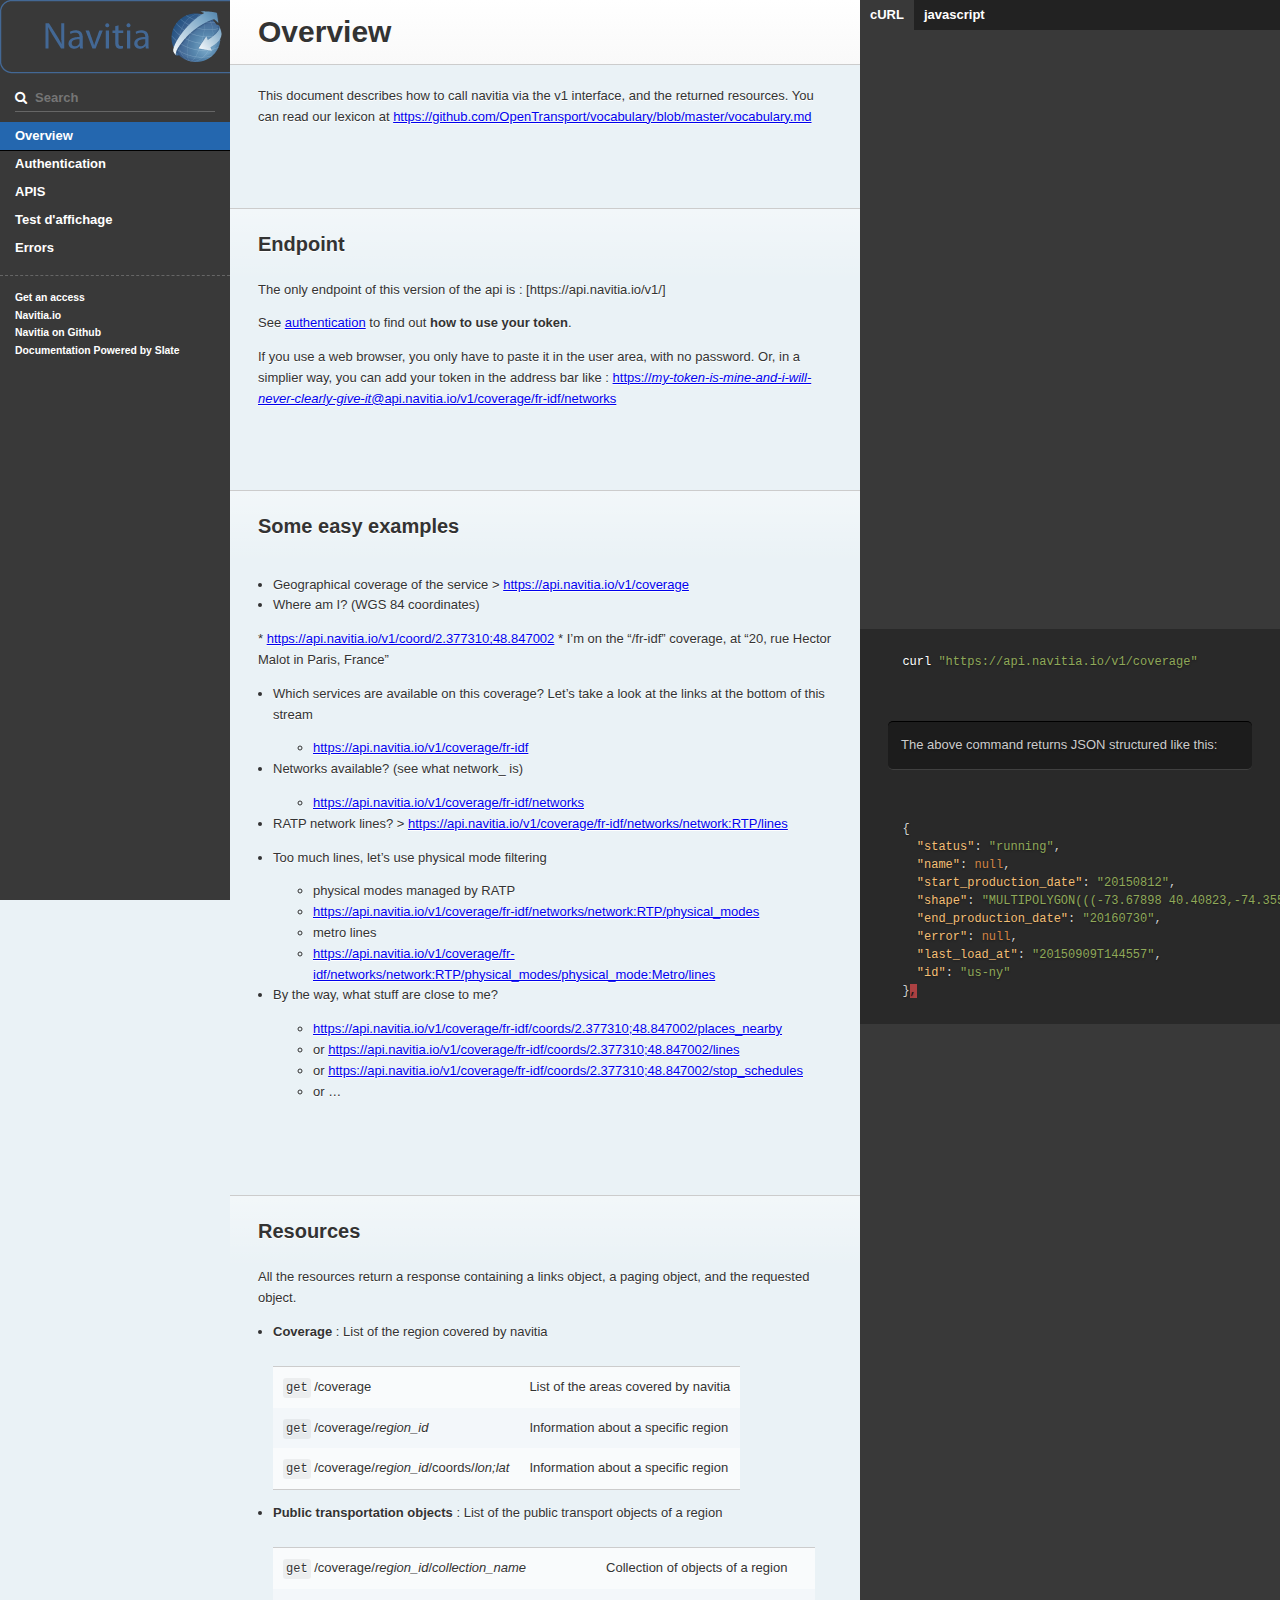
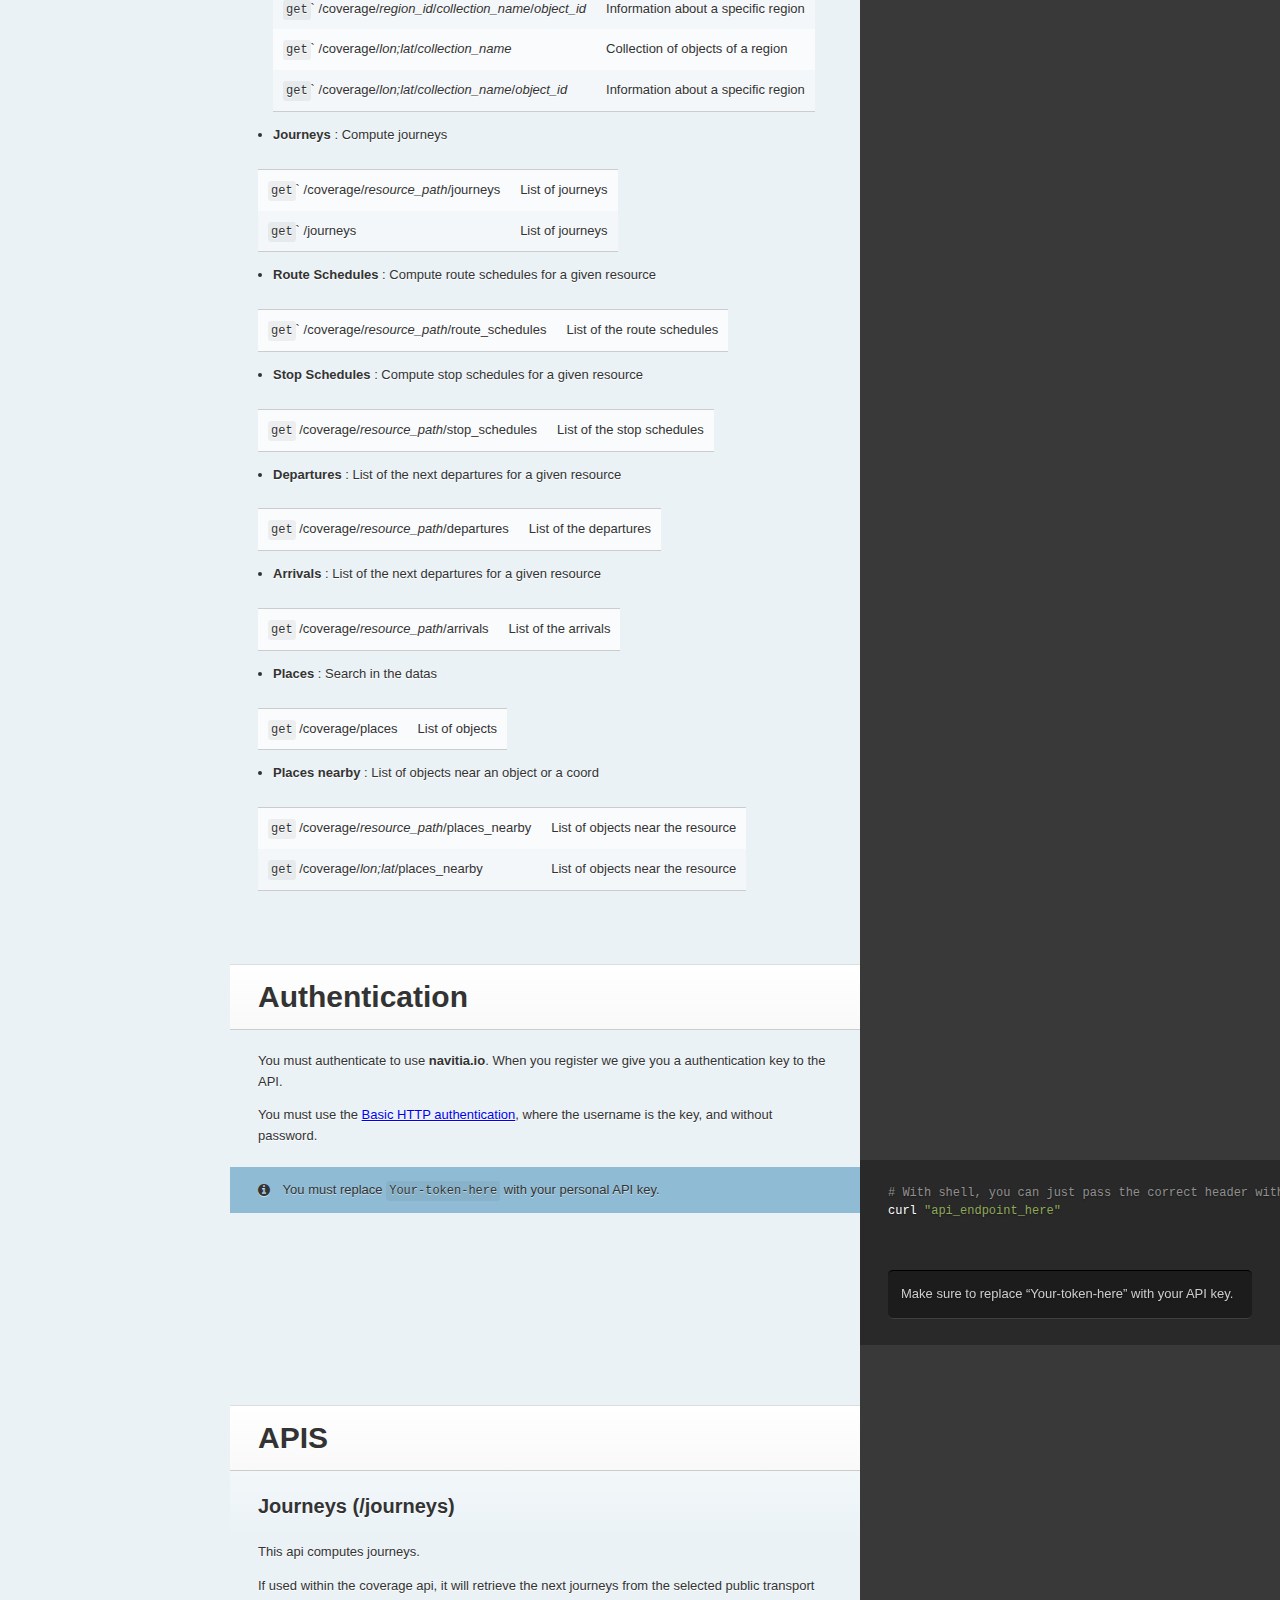
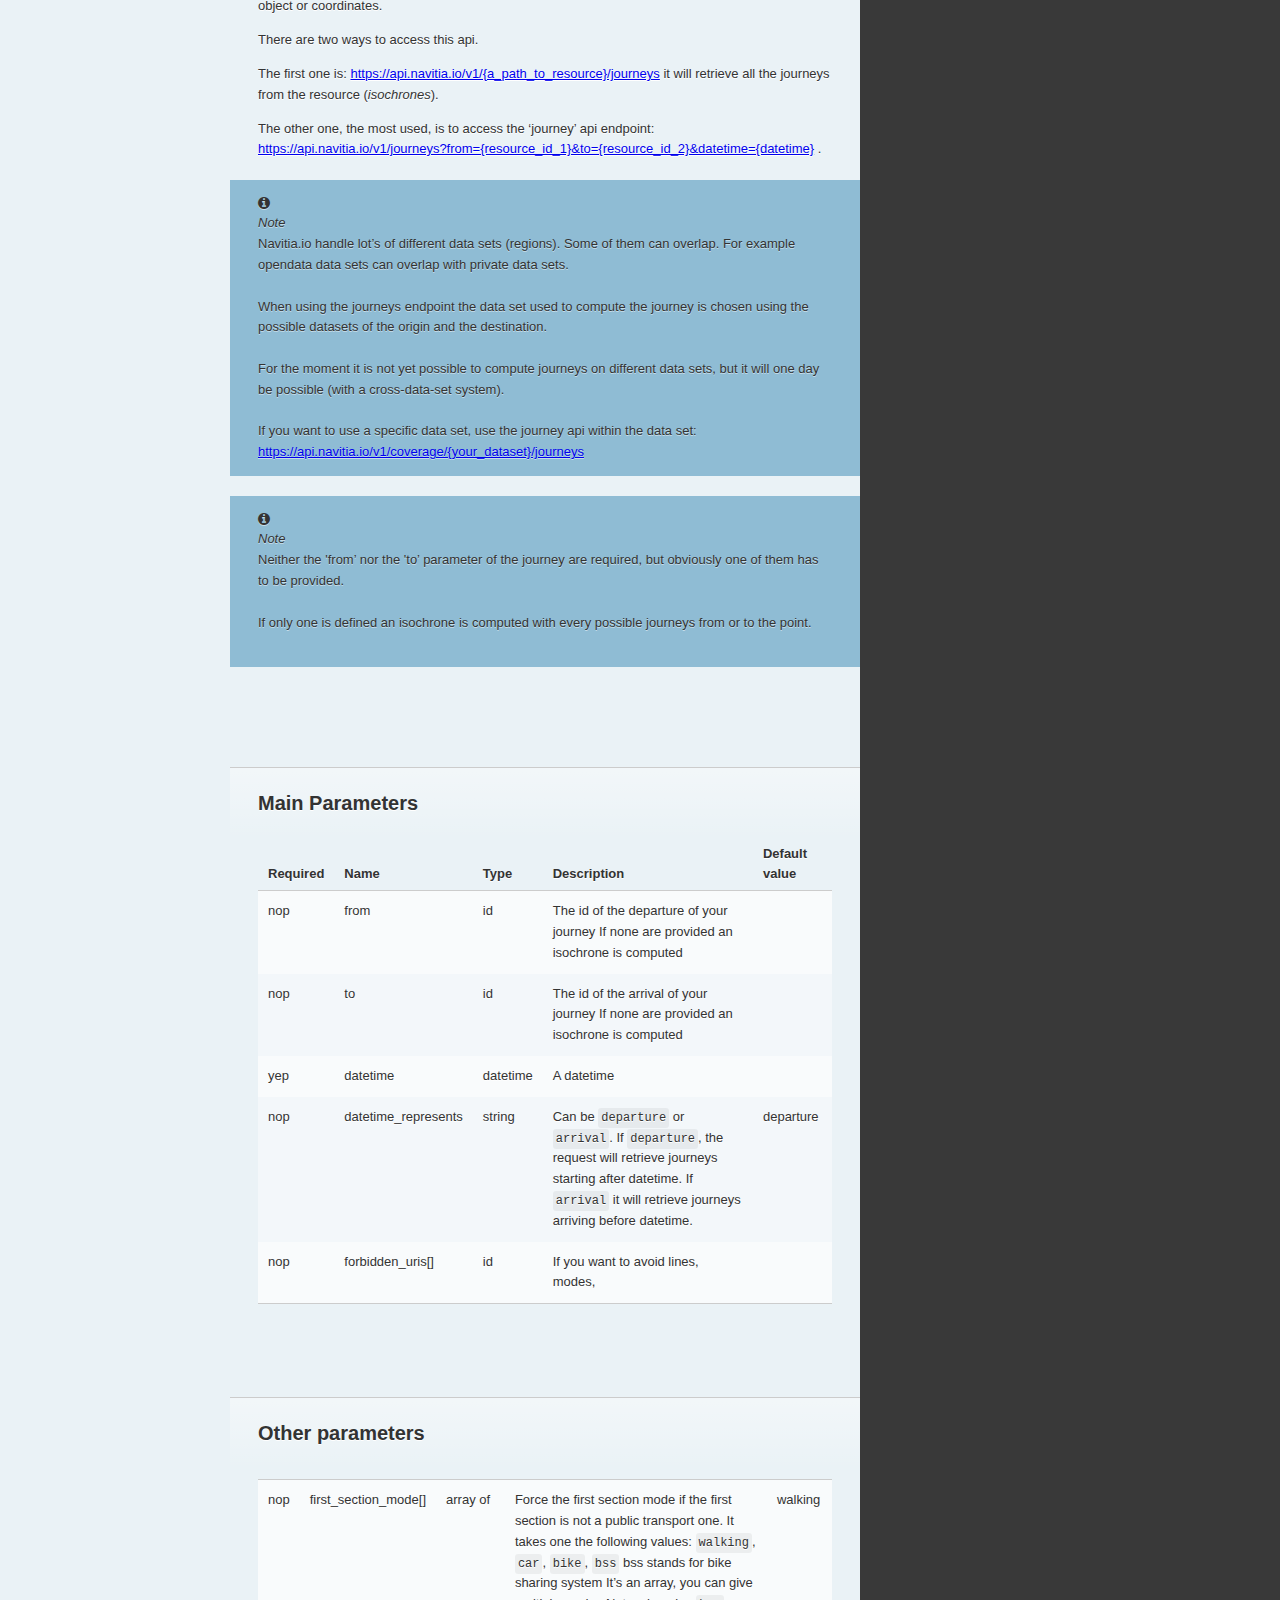
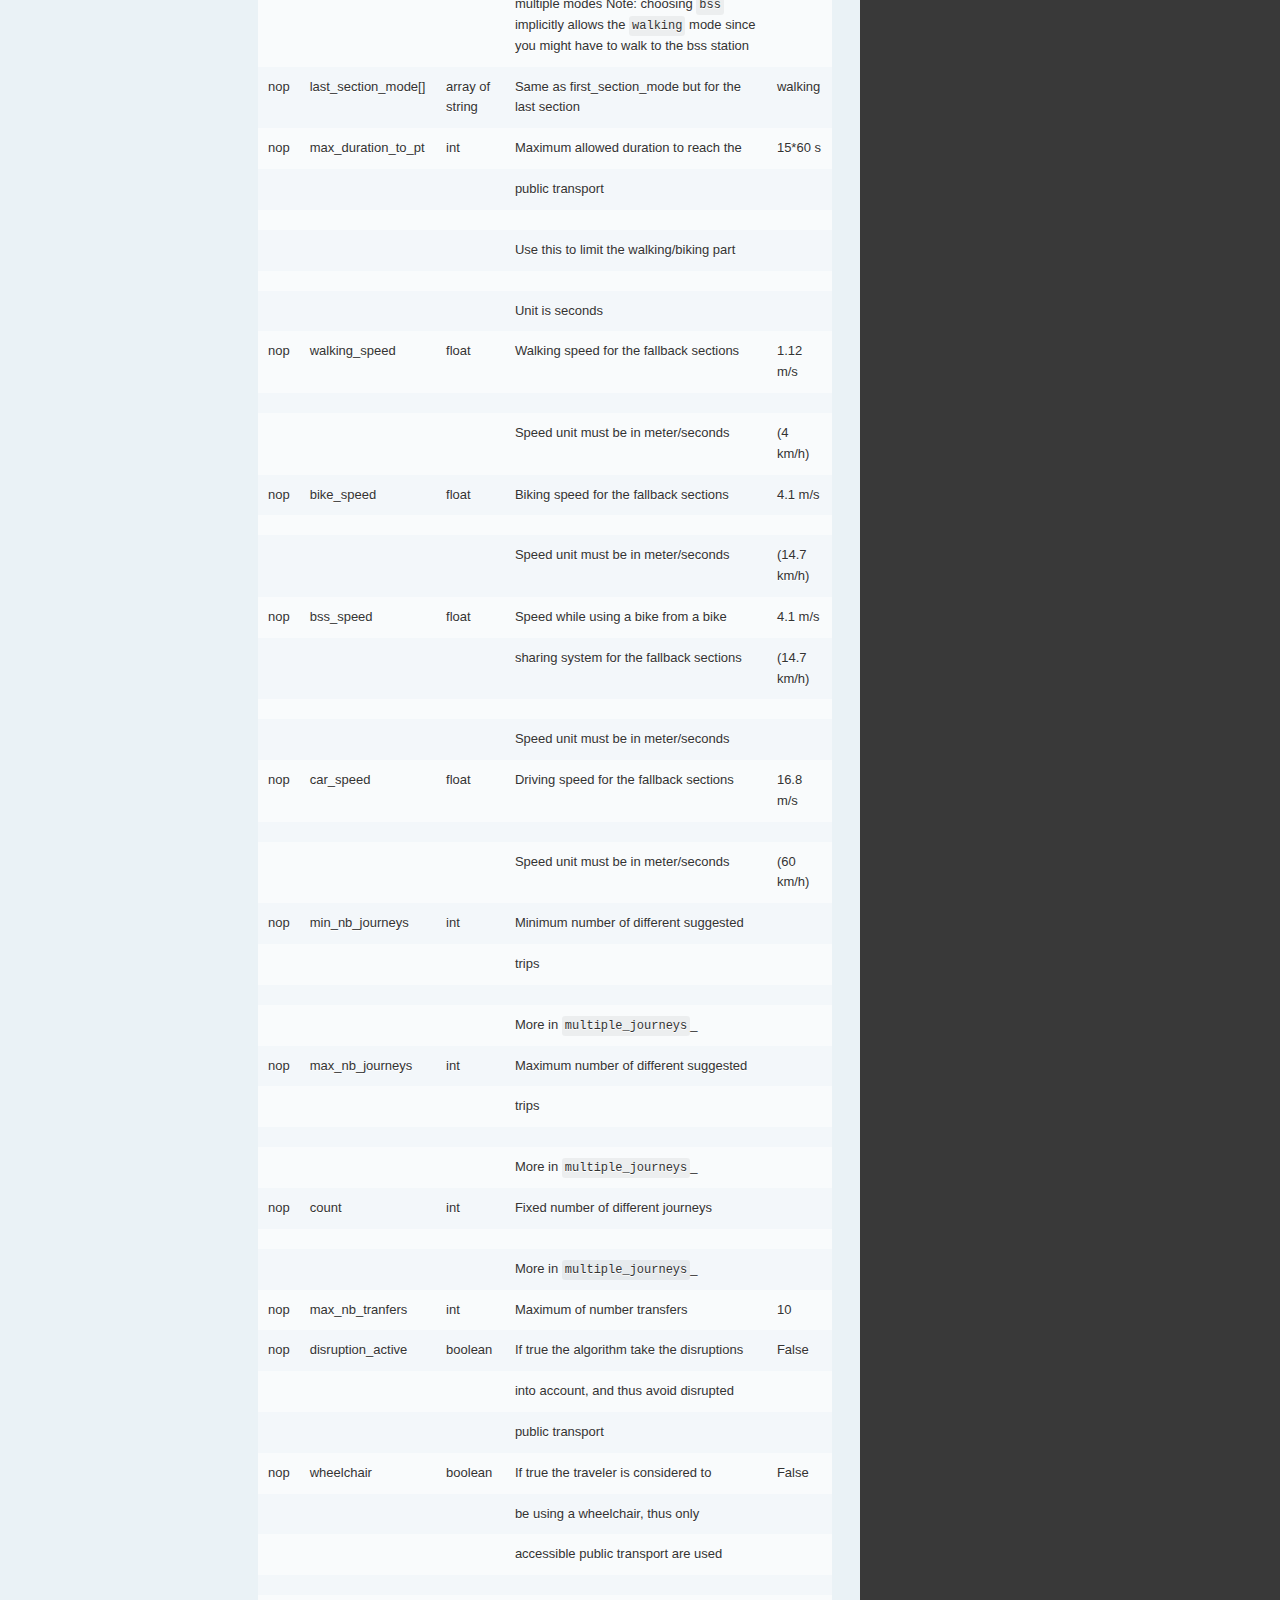
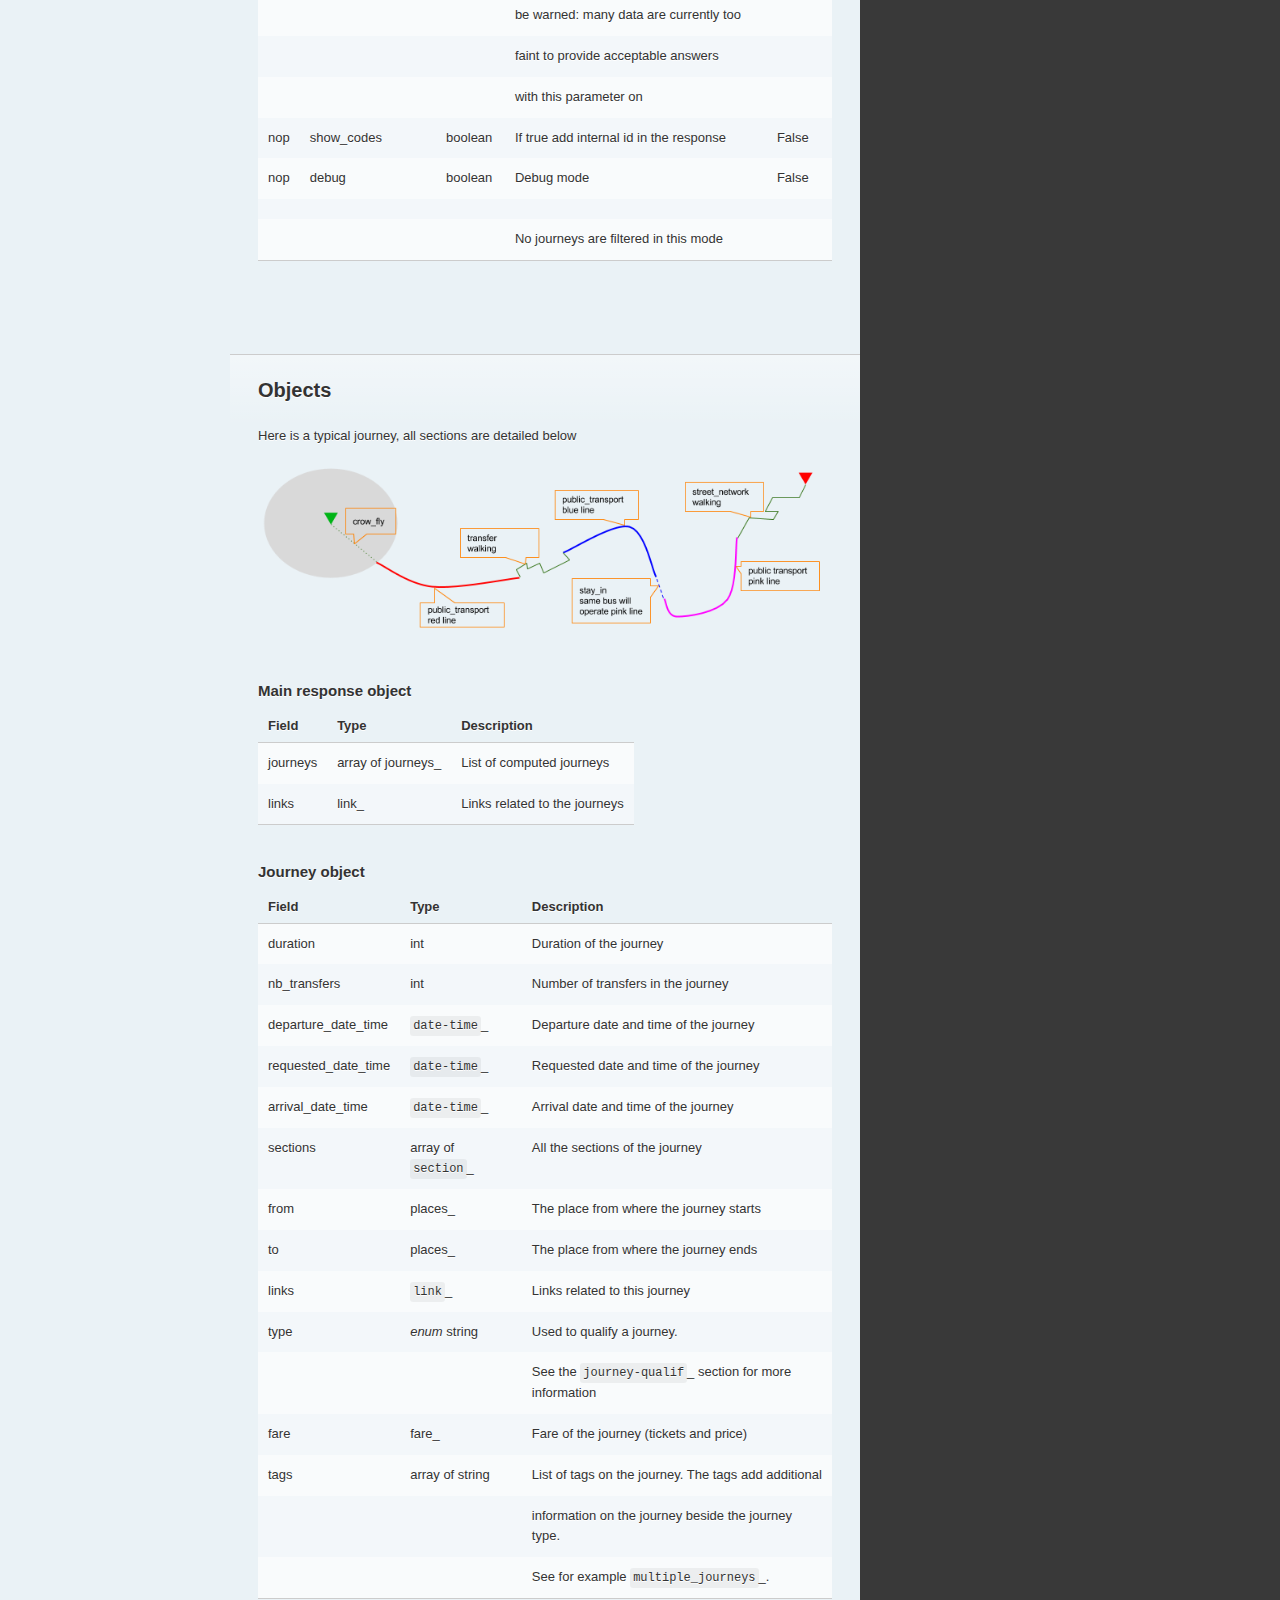
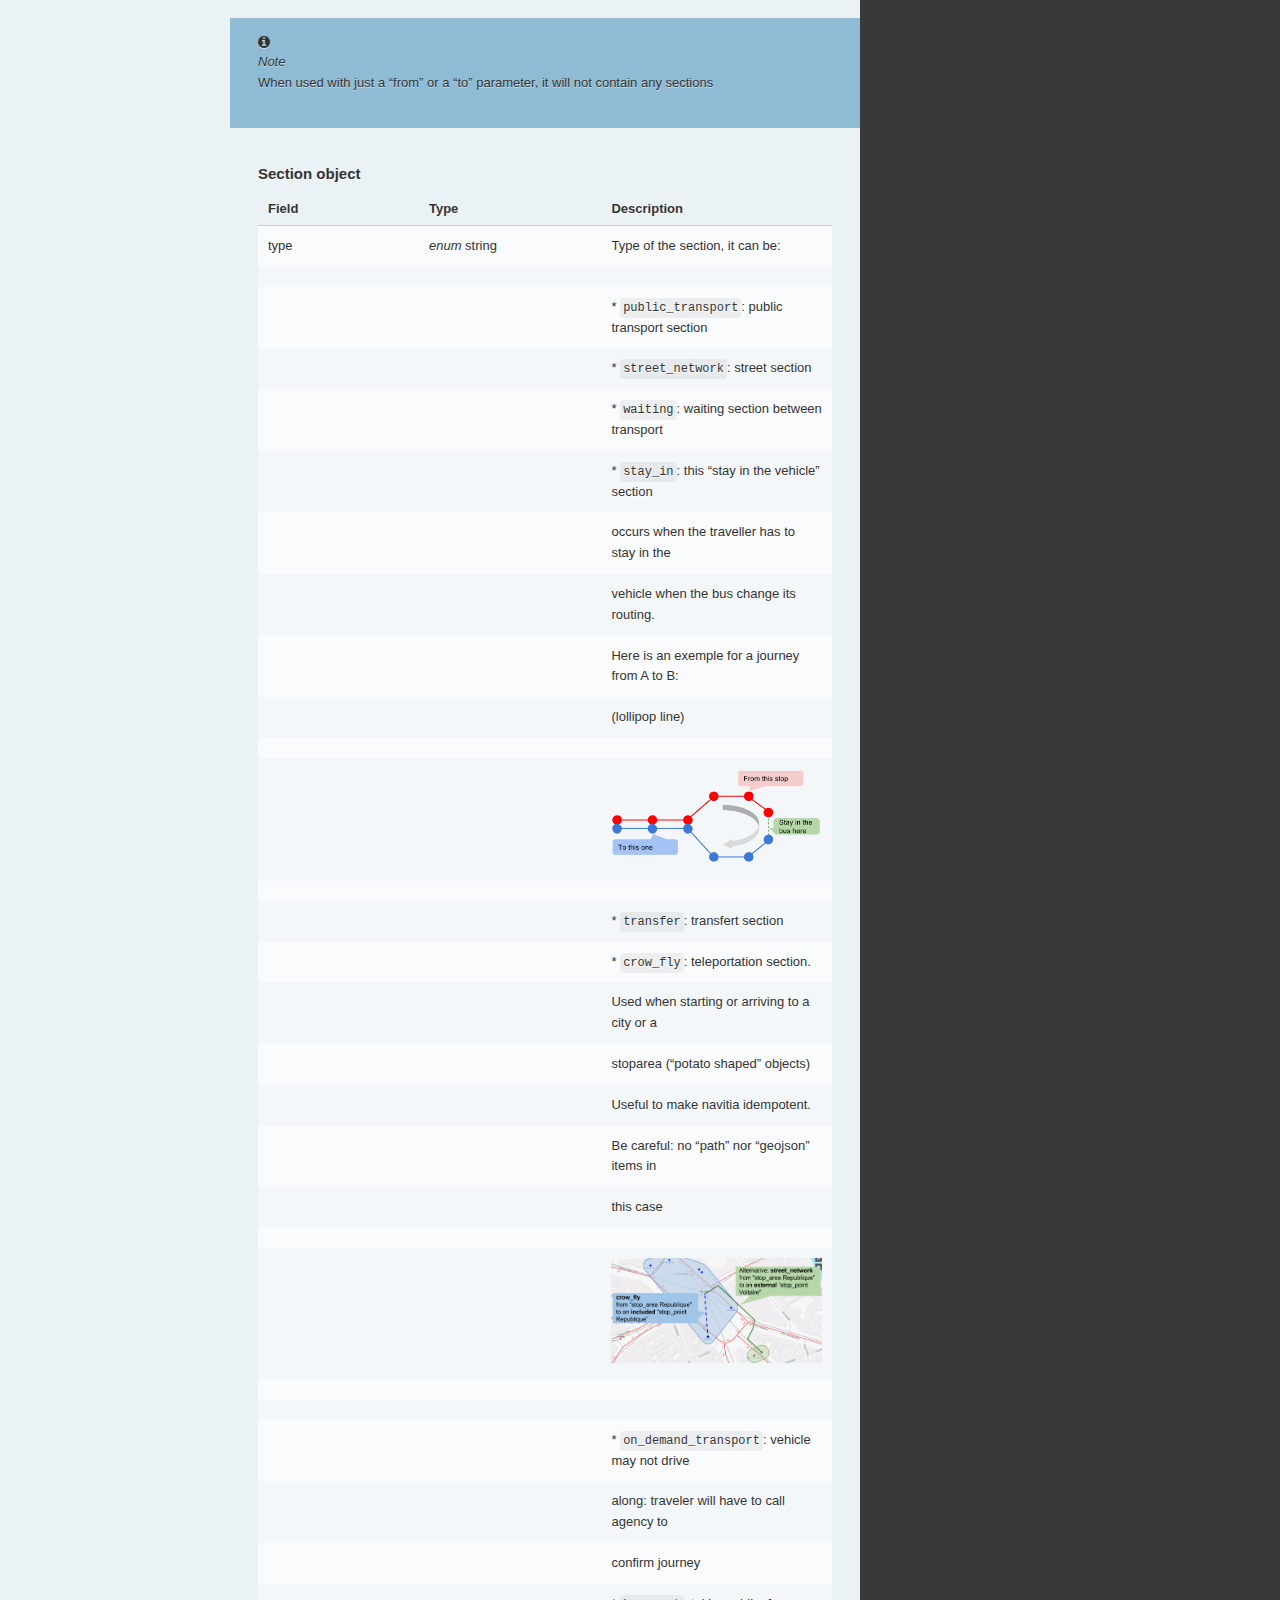
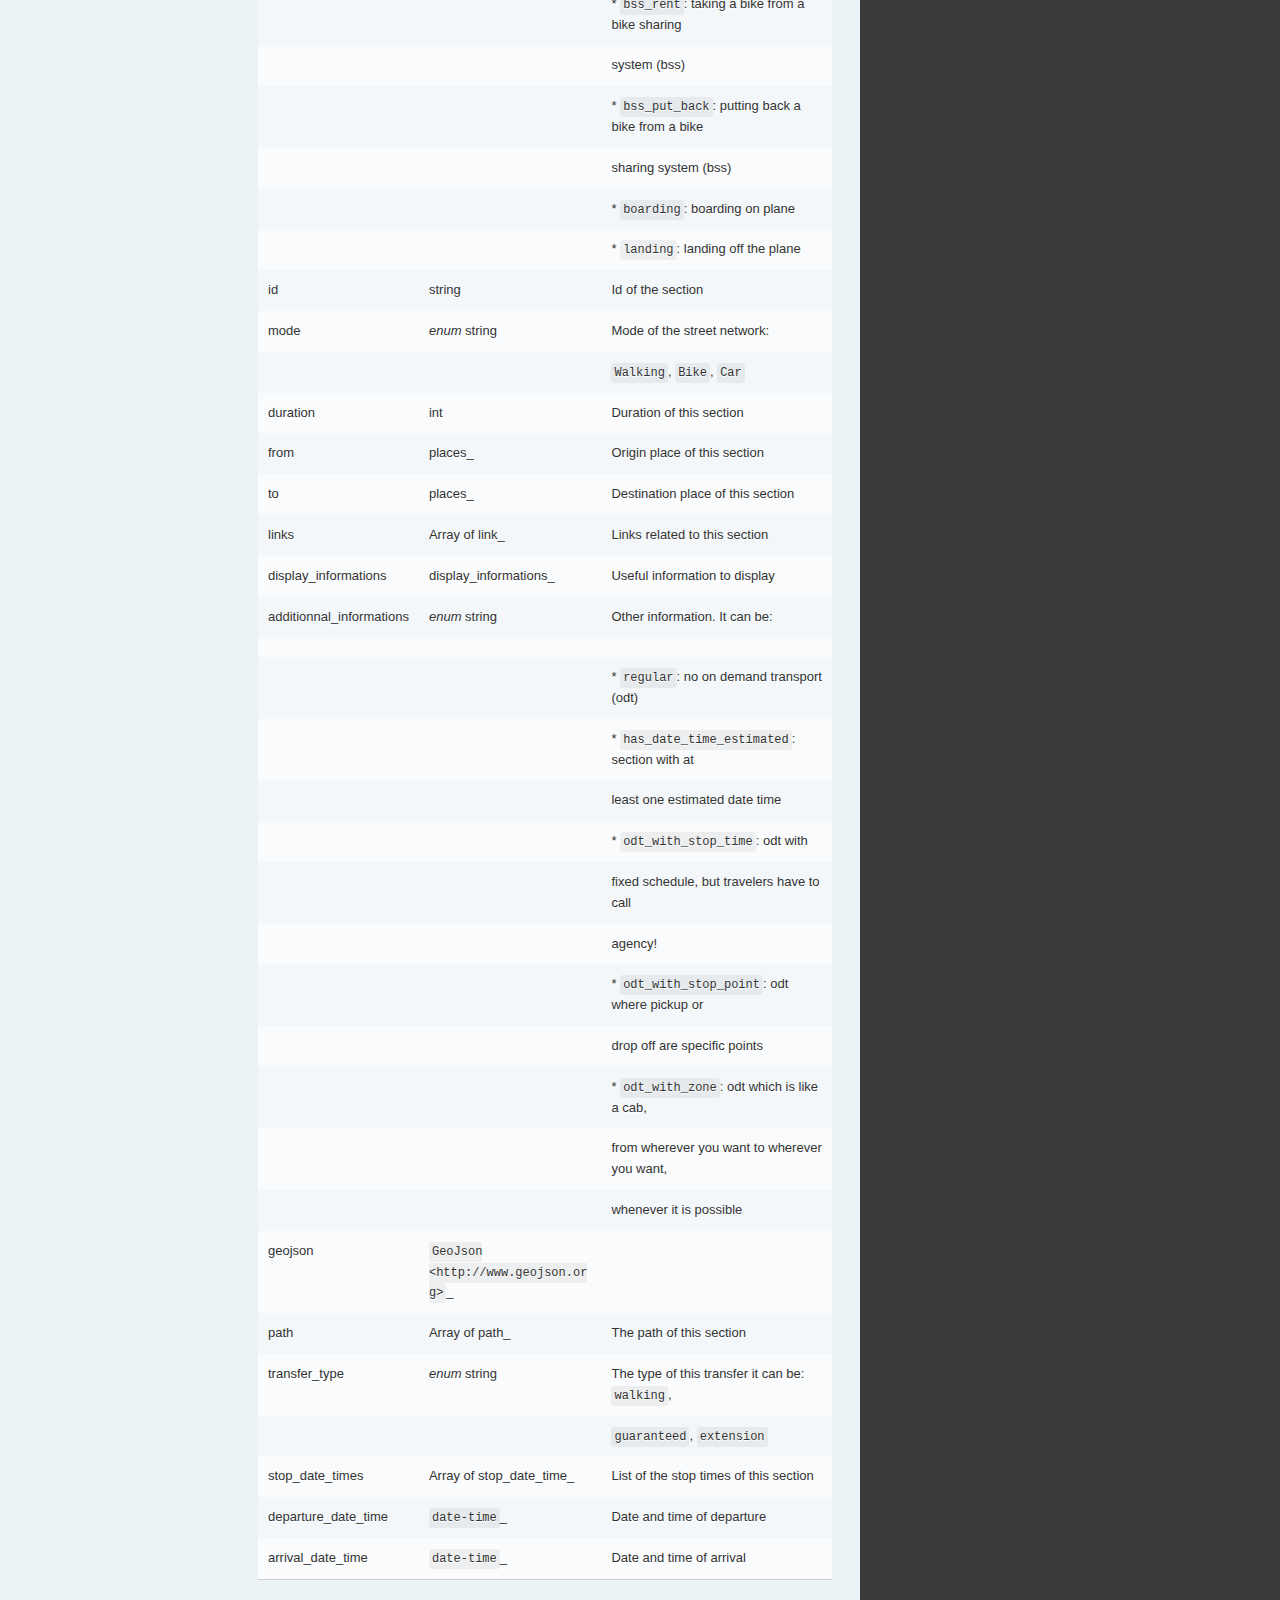
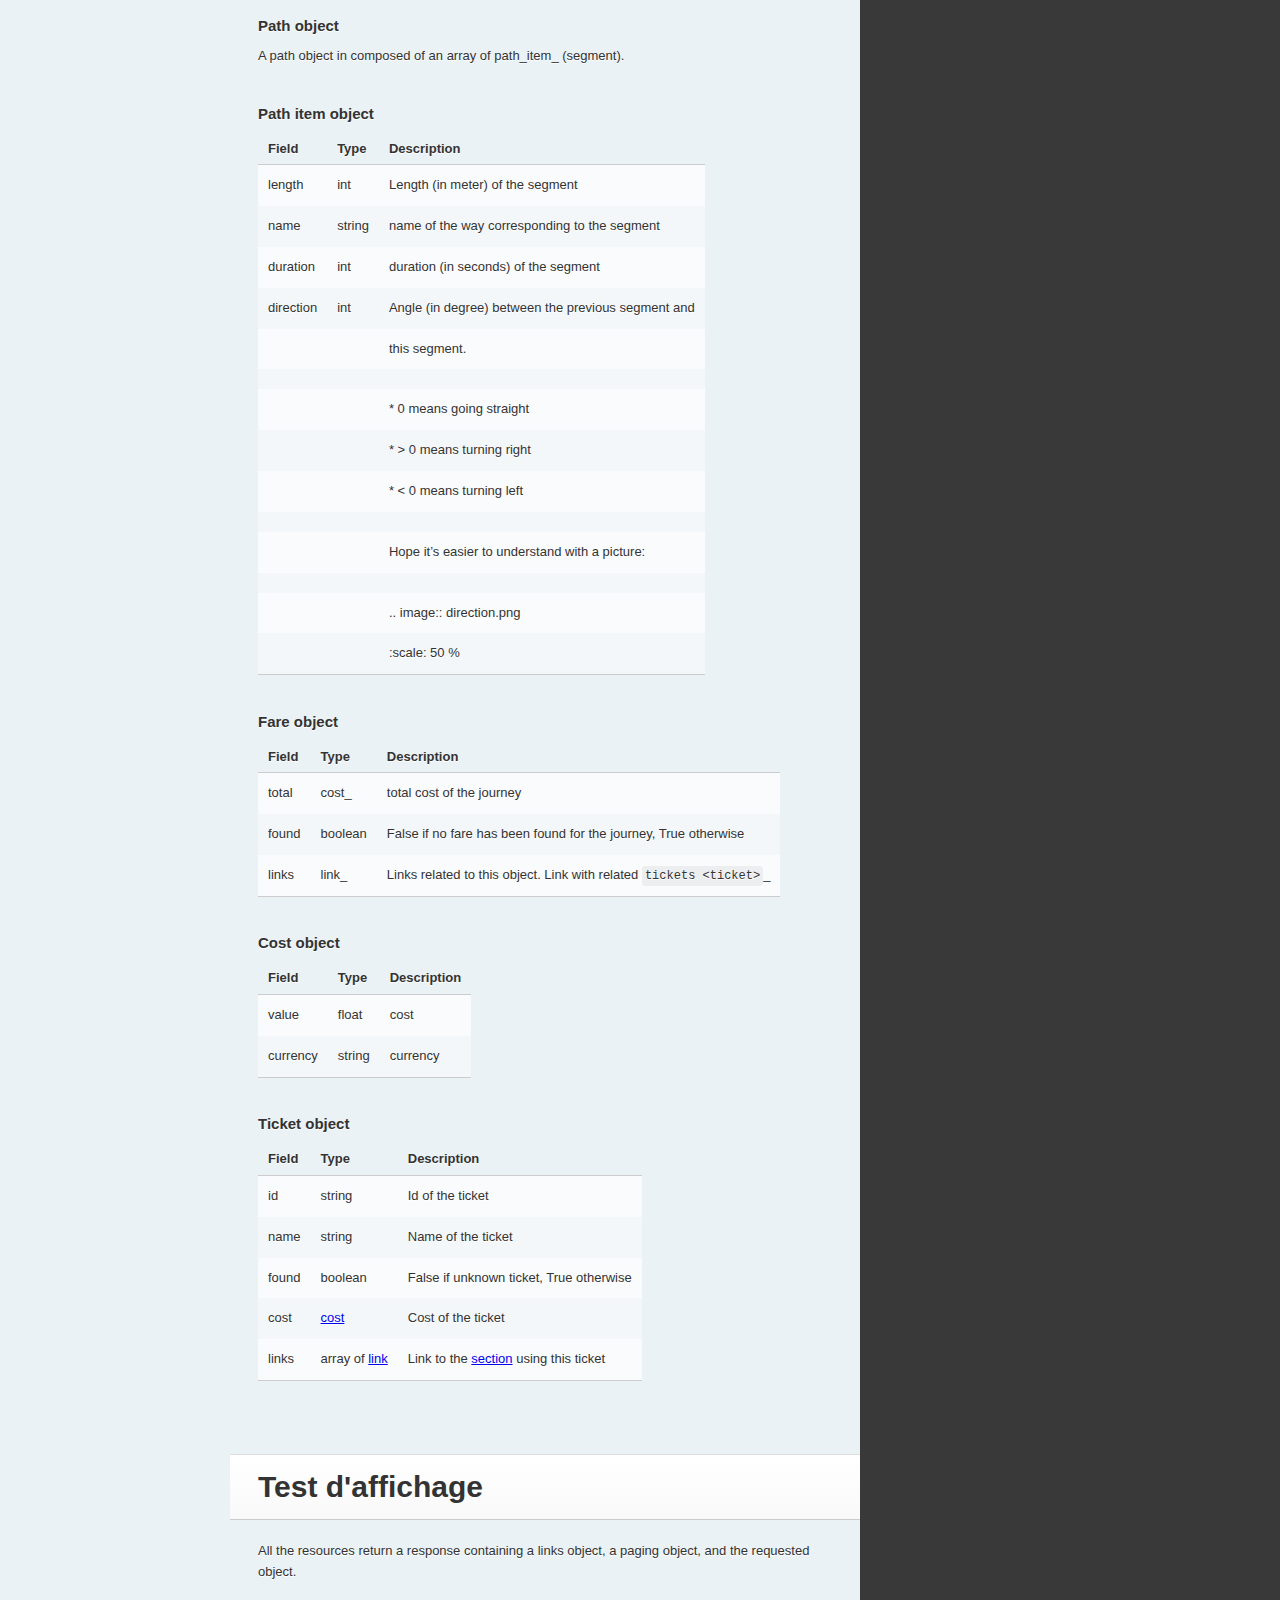
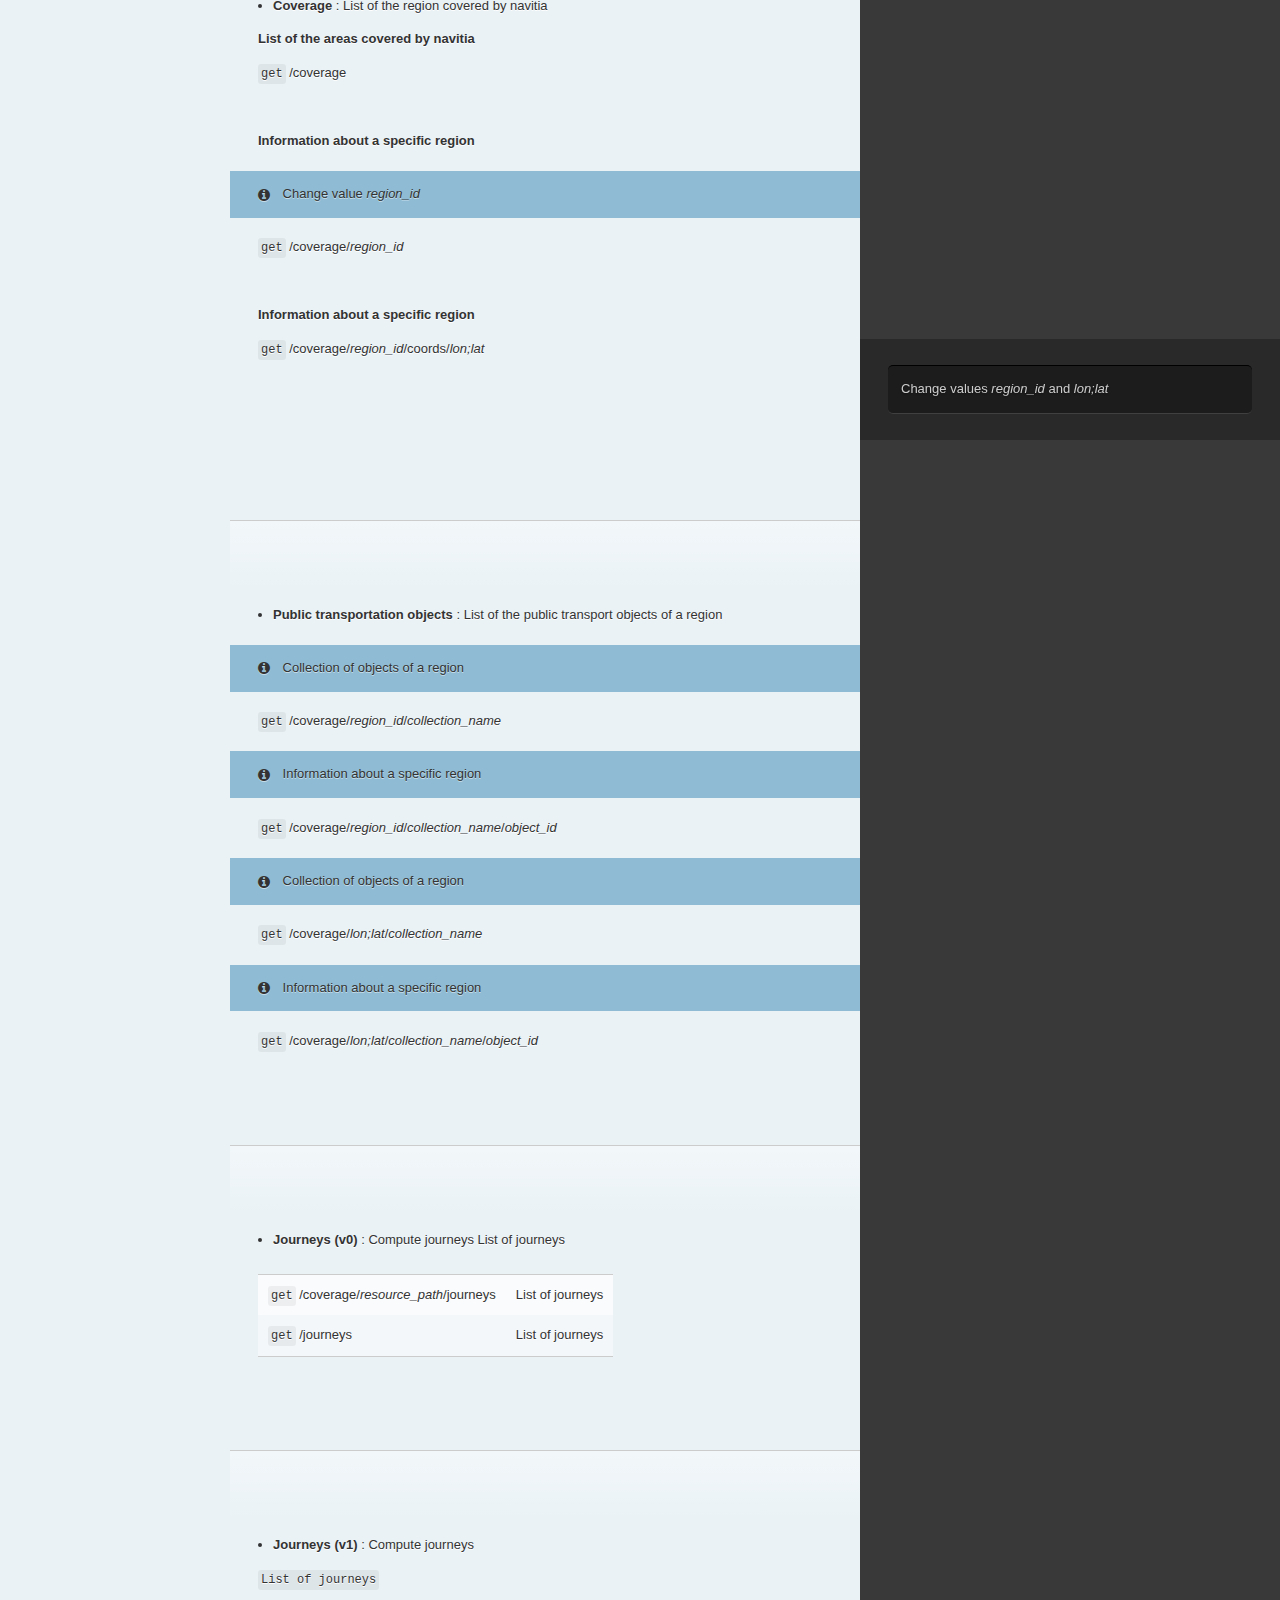
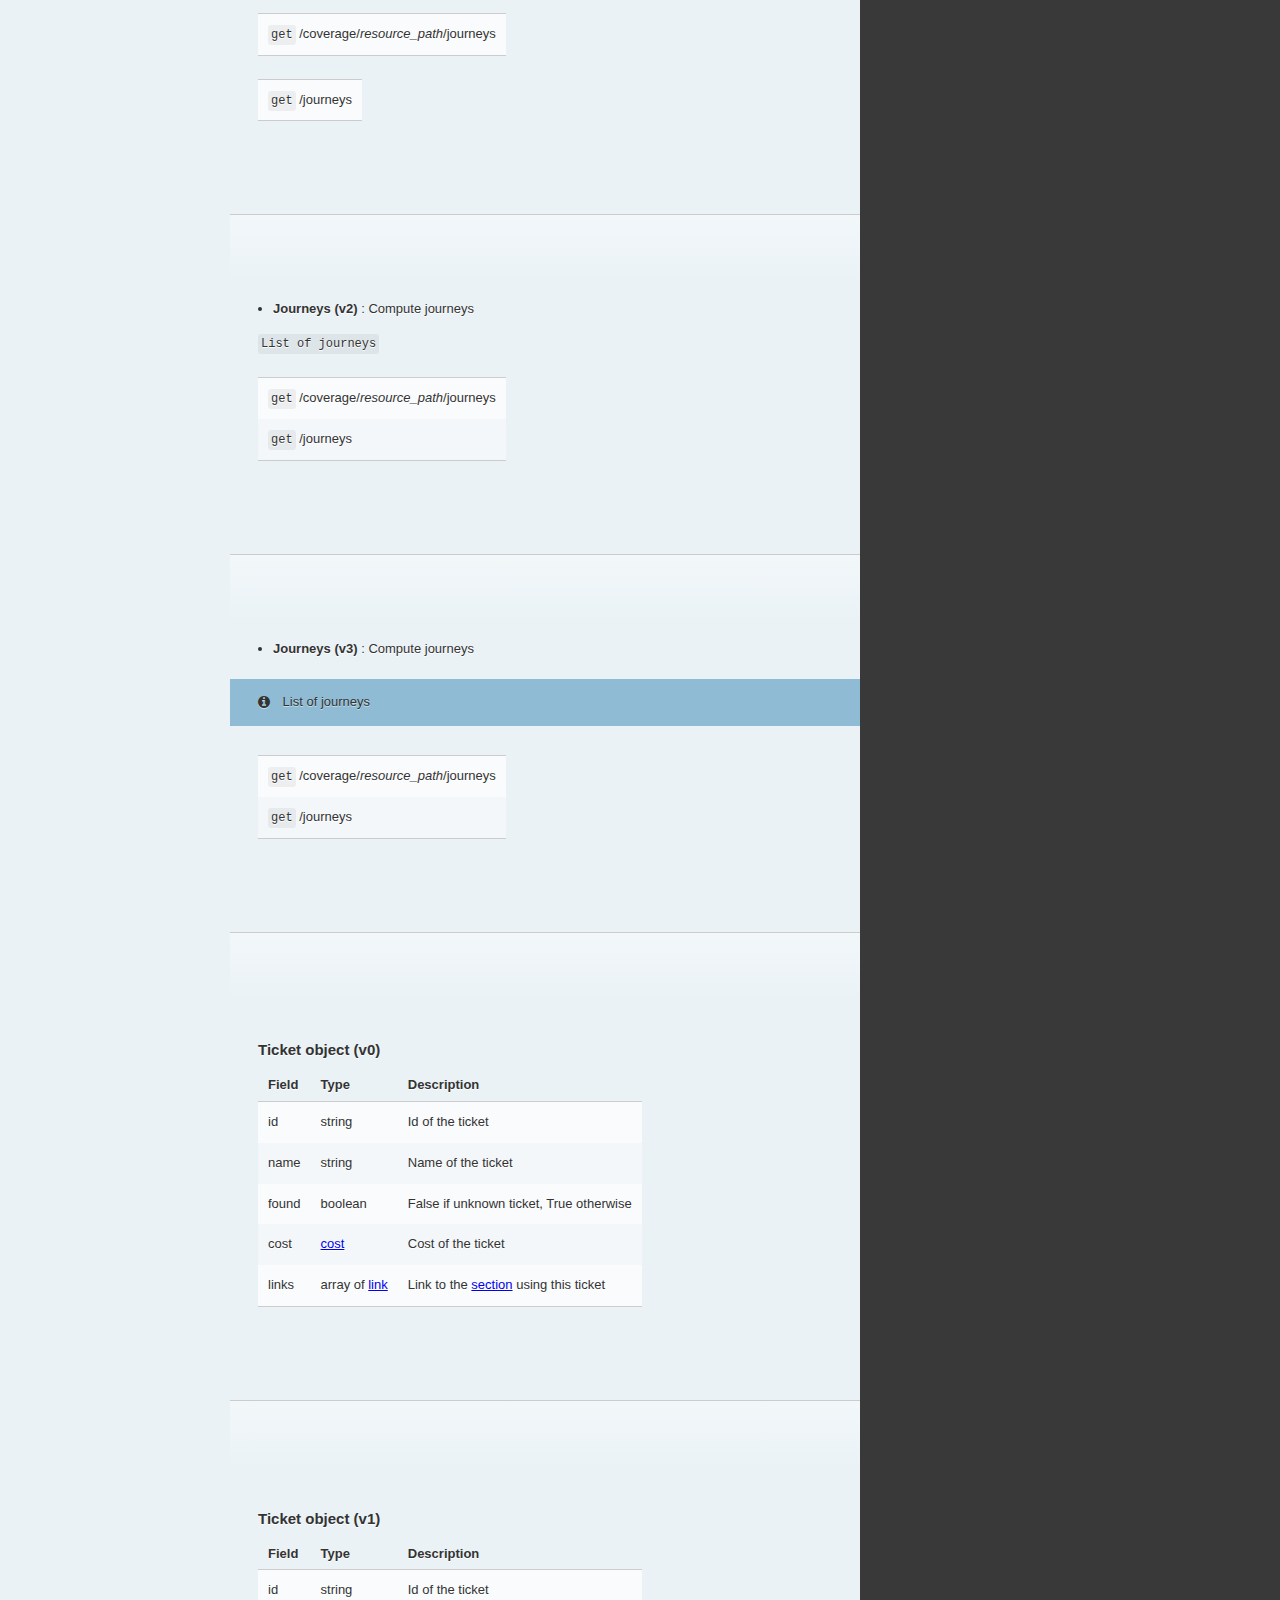
<file: index.html>
<!doctype html>
<html>
  <head>
    <meta charset="utf-8">
    <meta content="IE=edge,chrome=1" http-equiv="X-UA-Compatible">
    <meta name="viewport" content="width=device-width, initial-scale=1, maximum-scale=1">
    <title>Documentation Navitia.io</title>

    <link href="stylesheets/screen.css" rel="stylesheet" type="text/css" media="screen" />
    <link href="stylesheets/print.css" rel="stylesheet" type="text/css" media="print" />
    <script src="https://ajax.googleapis.com/ajax/libs/jquery/2.1.3/jquery.min.js"></script>
      <script src="javascripts/all.js" type="text/javascript"></script>

      <script>
        $(function() {
          setupLanguages(["shell","javascript"]);
        });
      </script>
  </head>

  <body class="index">
    <a href="#" id="nav-button">
      <span>
        NAV
        <img src="images/navbar.png" />
      </span>
    </a>
    <div class="tocify-wrapper">
      <img src="images/logo.png" />
        <div class="lang-selector">
              <a href="#" data-language-name="shell">cURL</a>
              <a href="#" data-language-name="javascript">javascript</a>
        </div>
        <div class="search">
          <input type="text" class="search" id="input-search" placeholder="Search">
        </div>
        <ul class="search-results"></ul>
      <div id="toc">
      </div>
        <ul class="toc-footer">
            <li><a href='http://navitia.io/register/'>Get an access</a></li>
            <li><a href='http://navitia.io'>Navitia.io</a></li>
            <li><a href='http://github.com/CanalTP/navitia/blob/dev/documentation/navitia.io/source/integration.rst'>Navitia on Github</a></li>
            <li><a href='http://github.com/tripit/slate'>Documentation Powered by Slate</a></li>
        </ul>
    </div>
    <div class="page-wrapper">
      <div class="dark-box"></div>
      <div class="content">
        <h1 id="overview">Overview</h1>

<p>This document describes how to call navitia via the v1 interface, and the returned resources.
You can read our lexicon at <a href="https://github.com/OpenTransport/vocabulary/blob/master/vocabulary.md">https://github.com/OpenTransport/vocabulary/blob/master/vocabulary.md</a></p>

<h2 id="endpoint">Endpoint</h2>

<p>The only endpoint of this version of the api is : [https://api.navitia.io/v1/]</p>

<p>See <a href="#authentication">authentication</a> to find out <strong>how to use your token</strong>.</p>

<p>If you use a web browser, you only have to paste it in the user area, with no password.
Or, in a simplier way, you can add your token in the address bar like :
<a href="https://*my-token-is-mine-and-i-will-never-clearly-give-it*@api.navitia.io/v1/coverage/fr-idf/networks">https://<em>my-token-is-mine-and-i-will-never-clearly-give-it</em>@api.navitia.io/v1/coverage/fr-idf/networks</a></p>

<h2 id="some-easy-examples">Some easy examples</h2>

<ul>
<li>Geographical coverage of the service &gt; <a href="https://api.navitia.io/v1/coverage">https://api.navitia.io/v1/coverage</a></li>
<li>Where am I? (WGS 84 coordinates)</li>
</ul>
<pre class="highlight shell"><code>  curl <span class="s2">"https://api.navitia.io/v1/coverage"</span>
</code></pre>

<blockquote>
<p>The above command returns JSON structured like this:</p>
</blockquote>
<pre class="highlight json"><code><span class="w">  </span><span class="p">{</span><span class="w">
    </span><span class="nt">"status"</span><span class="p">:</span><span class="w"> </span><span class="s2">"running"</span><span class="p">,</span><span class="w">
    </span><span class="nt">"name"</span><span class="p">:</span><span class="w"> </span><span class="kc">null</span><span class="p">,</span><span class="w">
    </span><span class="nt">"start_production_date"</span><span class="p">:</span><span class="w"> </span><span class="s2">"20150812"</span><span class="p">,</span><span class="w">
    </span><span class="nt">"shape"</span><span class="p">:</span><span class="w"> </span><span class="s2">"MULTIPOLYGON(((-73.67898 40.40823,-74.35528 38.91679,-74.98257 38.77274,-74.9897 38.77609,-75.26353 39.17828,-75.55589 39.4284,-75.57847 39.48183,-75.54245 39.56827,-75.58291 39.63288,-75.5274 39.67216,-75.46674 39.77555,-75.4192 39.79948,-75.42233 39.80093,-75.41531 39.80156,-75.41537 39.80272,-75.39101 39.81585,-75.35486 39.84045,-75.34198 39.84673,-75.32335 39.8505,-75.27135 39.85013,-75.24368 39.85527,-75.22147 39.86171,-75.18897 39.8815,-75.14408 39.88563,-75.13784 39.89042,-75.13198 39.89948,-75.12923 39.90922,-75.12896 39.91304,-75.13808 39.93153,-75.13593 39.95078,-75.13111 39.95908,-75.11728 39.96748,-75.07164 39.98109,-75.06517 39.98755,-75.05039 40.01017,-75.01981 40.01912,-74.97586 40.04865,-74.93943 40.06759,-74.92419 40.07193,-74.90521 40.07352,-74.86216 40.08404,-74.85503 40.09383,-74.84252 40.09913,-74.83642 40.1039,-74.83001 40.11954,-74.82286 40.12746,-74.81535 40.12838,-74.79926 40.12338,-74.78432 40.12116,-74.75994 40.13447,-74.74149 40.1358,-74.72499 40.14687,-74.72247 40.15782,-74.7376 40.17702,-74.75483 40.18475,-74.7612 40.19853,-74.77121 40.21441,-74.7956 40.22877,-74.81975 40.23785,-74.83655 40.24555,-74.84272 40.24994,-74.8611 40.28423,-74.86872 40.29472,-74.89192 40.31238,-74.90867 40.31631,-74.94023 40.33754,-74.94518 40.34484,-74.94955 40.36478,-74.967 40.39761,-74.9834 40.40395,-74.98871 40.40786,-74.99591 40.40969,-75.02293 40.403,-75.02878 40.40329,-75.03476 40.40545,-75.04586 40.41306,-75.05911 40.41774,-75.0625 40.42388,-75.06663 40.44512,-75.07137 40.45671,-75.06771 40.46545,-75.06839 40.47386,-75.06337 40.48052,-75.0658 40.52632,-75.06873 40.54117,-75.07848 40.54733,-75.10018 40.56679,-75.11574 40.57219,-75.14002 40.57468,-75.14807 40.57141,-75.15876 40.5642,-75.17048 40.56347,-75.18519 40.56767,-75.19619 40.57851,-75.19467 40.58331,-75.19032 40.58798,-75.19008 40.59085,-75.19295 40.60236,-75.20194 40.61426,-75.2025 40.61732,-75.19812 40.61999,-75.19106 40.62059,-75.18929 40.62465,-75.19288 40.64043,-75.20096 40.6464,-75.20114 40.64935,-75.19138 40.66239,-75.1832 40.66654,-75.17753 40.67566,-75.18079 40.67869,-75.19065 40.67868,-75.19723 40.68067,-75.20149 40.6851,-75.20462 40.69158,-75.19505 40.71433,-75.18781 40.71951,-75.18671 40.72525,-75.18281 40.7315,-75.18628 40.73677,-75.19595 40.74512,-75.1971 40.75205,-75.19216 40.75643,-75.17954 40.76241,-75.17625 40.77323,-75.17182 40.7784,-75.16364 40.77909,-75.15182 40.77583,-75.13452 40.77446,-75.12347 40.78733,-75.10877 40.79115,-75.10122 40.79951,-75.10062 40.80731,-75.09886 40.81044,-75.09059 40.81569,-75.08364 40.82589,-75.08569 40.82966,-75.09717 40.83888,-75.09759 40.8445,-75.09578 40.84737,-75.09108 40.8496,-75.07673 40.85057,-75.07213 40.84775,-75.06469 40.84842,-75.06175 40.85675,-75.05192 40.86468,-75.05121 40.86779,-75.05259 40.8717,-75.07557 40.89393,-75.07522 40.89994,-75.07722 40.90964,-75.07965 40.91376,-75.09606 40.92369,-75.10613 40.93595,-75.11221 40.94763,-75.11837 40.95268,-75.12103 40.96789,-75.1228 40.9694,-75.13146 40.96858,-75.13438 40.97061,-75.13621 40.97701,-75.13277 40.98278,-75.13113 40.99152,-75.11014 41.00429,-75.09987 41.00824,-75.09009 41.01518,-75.06553 41.02212,-75.04104 41.03236,-75.02707 41.0444,-75.01971 41.05343,-75.01312 41.06672,-75.00666 41.06824,-74.99518 41.07717,-74.9924 41.09242,-74.98025 41.11101,-74.9484 41.12409,-74.9483 41.12667,-74.94538 41.12968,-74.9236 41.13871,-74.90243 41.16166,-74.90182 41.16414,-74.87889 41.19082,-74.861 41.21782,-74.86132 41.22181,-74.8681 41.22782,-74.86681 41.23244,-74.85775 41.24934,-74.84719 41.26142,-74.83893 41.2777,-74.83058 41.28767,-74.82223 41.29445,-74.79304 41.3138,-74.7965 41.31835,-74.79544 41.32098,-74.79241 41.3231,-74.76716 41.3291,-74.7641 41.33196,-74.76092 41.34069,-74.75351 41.34677,-74.72112 41.34806,-74.69624 41.35807,-74.69139 41.36237,-74.6925 41.36625,-74.70971 41.37776,-74.71698 41.39116,-74.73449 41.3955,-74.74241 41.40423,-74.74268 41.41199,-74.79056 41.41997,-74.79671 41.4229,-74.8375 41.43003,-74.89413 41.43724,-74.90792 41.45978,-74.91339 41.47409,-74.95795 41.47472,-74.98442 41.47958,-74.98729 41.48573,-75.02641 41.53469,-75.04174 41.56854,-75.07627 41.60533,-75.07609 41.60877,-75.06077 41.61904,-75.05035 41.63365,-75.05151 41.66186,-75.06102 41.6721,-75.07052 41.70797,-75.0565 41.7349,-75.10122 41.76744,-75.10634 41.77415,-75.10265 41.78915,-75.11682 41.82697,-75.15279 41.84687,-75.16248 41.84842,-75.17027 41.85854,-75.22345 41.85578,-75.26141 41.86235,-75.27285 41.88668,-75.28044 41.93762,-75.30121 41.94674,-75.31109 41.94748,-75.31946 41.95313,-75.32144 41.95956,-75.33021 41.96673,-75.34324 41.97152,-75.33934 41.98631,-75.34715 41.99372,-75.35989 41.99775,-76.34372 41.99665,-76.83508 42.00007,-77.83203 41.99682,-78.12473 41.99875,-78.87475 41.99586,-79.76227 41.99717,-79.76341 42.51535,-79.76506 42.58461,-78.96358 42.85492,-78.91168 42.9007,-78.90971 42.91847,-78.91692 42.93863,-78.93397 42.95207,-78.95954 42.95303,-78.99561 42.97607,-79.02249 42.98854,-79.0284 43.01012,-79.02512 43.0245,-79.01266 43.0408,-79.02381 43.06572,-79.07725 43.07621,-79.07806 43.0817,-79.06436 43.09681,-79.05952 43.11014,-79.06302 43.11543,-79.07295 43.12112,-79.0555 43.13014,-79.04556 43.14151,-79.0469 43.15326,-79.05496 43.17364,-79.05147 43.20008,-79.05872 43.20908,-79.05523 43.22318,-79.05926 43.23805,-79.05791 43.25174,-79.07537 43.26426,-79.21691 43.45496,-78.6726 43.65219,-76.84807 43.69868,-76.45111 44.11666,-76.32897 44.2207,-75.85568 44.43367,-75.7763 44.52444,-75.65436 44.61354,-75.5074 44.72695,-75.33855 44.84013,-75.09466 44.95088,-74.92269 45.01281,-74.78511 45.0327,-74.74134 45.00175,-74.70615 45.00607,-74.49098 45.00335,-73.90313 45.00607,-73.34192 45.01707,-73.34161 45.01006,-73.35027 44.98789,-73.33659 44.96516,-73.33733 44.91725,-73.3566 44.90049,-73.3745 44.84451,-73.32068 44.79913,-73.35302 44.75426,-73.36331 44.66979,-73.35931 44.58785,-73.30236 44.50273,-73.29192 44.44042,-73.31064 44.28039,-73.31017 44.25112,-73.36073 44.20743,-73.38899 44.18992,-73.388 44.18089,-73.41738 44.08594,-73.43595 44.04504,-73.40978 44.02832,-73.40613 44.02186,-73.40431 44.01114,-73.41091 43.98023,-73.40513 43.96744,-73.40383 43.94893,-73.40684 43.933,-73.3945 43.90407,-73.37151 43.87819,-73.3803 43.85526,-73.37063 43.84482,-73.37563 43.83796,-73.3871 43.83125,-73.39088 43.82142,-73.37934 43.81182,-73.37503 43.79993,-73.3562 43.78697,-73.3489 43.77181,-73.36818 43.7435,-73.36918 43.72441,-73.38461 43.71019,-73.39416 43.69581,-73.40246 43.68102,-73.41394 43.6518,-73.42494 43.6418,-73.4264 43.63528,-73.41599 43.62144,-73.37293 43.62584,-73.30584 43.62967,-73.30107 43.62654,-73.29874 43.61207,-73.29056 43.60285,-73.29119 43.59332,-73.29439 43.58798,-73.28419 43.58081,-73.26876 43.57356,-73.25764 43.56633,-73.24719 43.55474,-73.23995 43.53544,-73.24043 43.52855,-73.24599 43.52291,-73.25479 43.25919,-73.27697 42.83333,-73.2838 42.83305,-73.28531 42.82046,-73.2821 42.81347,-73.28909 42.80155,-73.27495 42.74733,-73.26568 42.74502,-73.50635 42.08621,-73.49562 42.05137,-73.48563 42.0499,-73.48792 42.00001,-73.54915 41.29592,-73.4811 41.2122,-73.72497 41.10007,-73.65324 41.01261,-73.65845 41.00048,-73.65437 40.97903,-73.41134 40.98698,-72.08541 41.24737,-70.6222 40.50414,-70.7503 40.36936,-71.94403 40.03666,-73.67898 40.40823)))"</span><span class="p">,</span><span class="w">
    </span><span class="nt">"end_production_date"</span><span class="p">:</span><span class="w"> </span><span class="s2">"20160730"</span><span class="p">,</span><span class="w">
    </span><span class="nt">"error"</span><span class="p">:</span><span class="w"> </span><span class="kc">null</span><span class="p">,</span><span class="w">
    </span><span class="nt">"last_load_at"</span><span class="p">:</span><span class="w"> </span><span class="s2">"20150909T144557"</span><span class="p">,</span><span class="w">
    </span><span class="nt">"id"</span><span class="p">:</span><span class="w"> </span><span class="s2">"us-ny"</span><span class="w">
  </span><span class="p">}</span><span class="err">,</span><span class="w">
</span></code></pre>

<p>* <a href="https://api.navitia.io/v1/coord/2.377310;48.847002">https://api.navitia.io/v1/coord/2.377310;48.847002</a>
    * I&rsquo;m on the &ldquo;/fr-idf&rdquo; coverage, at &ldquo;20, rue Hector Malot in Paris, France&rdquo;</p>

<ul>
<li><p>Which services are available on this coverage? Let&rsquo;s take a look at the links at the bottom of this stream</p>

<ul>
<li><a href="https://api.navitia.io/v1/coverage/fr-idf">https://api.navitia.io/v1/coverage/fr-idf</a></li>
</ul></li>
<li><p>Networks available? (see what network_ is)</p>

<ul>
<li><a href="https://api.navitia.io/v1/coverage/fr-idf/networks">https://api.navitia.io/v1/coverage/fr-idf/networks</a></li>
</ul></li>
<li><p>RATP network lines? &gt; <a href="https://api.navitia.io/v1/coverage/fr-idf/networks/network:RTP/lines">https://api.navitia.io/v1/coverage/fr-idf/networks/network:RTP/lines</a></p></li>
<li><p>Too much lines, let&rsquo;s use physical mode filtering</p>

<ul>
<li>physical modes managed by RATP </li>
<li><a href="https://api.navitia.io/v1/coverage/fr-idf/networks/network:RTP/physical_modes">https://api.navitia.io/v1/coverage/fr-idf/networks/network:RTP/physical_modes</a></li>
<li>metro lines </li>
<li><a href="https://api.navitia.io/v1/coverage/fr-idf/networks/network:RTP/physical_modes/physical_mode:Metro/lines">https://api.navitia.io/v1/coverage/fr-idf/networks/network:RTP/physical_modes/physical_mode:Metro/lines</a></li>
</ul></li>
<li><p>By the way, what stuff are close to me?</p>

<ul>
<li><a href="https://api.navitia.io/v1/coverage/fr-idf/coords/2.377310;48.847002/places_nearby">https://api.navitia.io/v1/coverage/fr-idf/coords/2.377310;48.847002/places_nearby</a></li>
<li>or <a href="https://api.navitia.io/v1/coverage/fr-idf/coords/2.377310;48.847002/lines">https://api.navitia.io/v1/coverage/fr-idf/coords/2.377310;48.847002/lines</a></li>
<li>or <a href="https://api.navitia.io/v1/coverage/fr-idf/coords/2.377310;48.847002/stop_schedules">https://api.navitia.io/v1/coverage/fr-idf/coords/2.377310;48.847002/stop_schedules</a></li>
<li>or &hellip;</li>
</ul></li>
</ul>

<h2 id="resources">Resources</h2>

<p>All the resources return a response containing a links object, a paging object, and the requested object.</p>

<ul>
<li><p><strong>Coverage</strong> : List of the region covered by navitia</p>

<table><thead>
<tr>
<th></th>
<th></th>
</tr>
</thead><tbody>
<tr>
<td><code class="prettyprint">get</code> /coverage</td>
<td>List of the areas covered by navitia</td>
</tr>
<tr>
<td><code class="prettyprint">get</code> /coverage/<em>region_id</em></td>
<td>Information about a specific region</td>
</tr>
<tr>
<td><code class="prettyprint">get</code> /coverage/<em>region_id</em>/coords/<em>lon;lat</em></td>
<td>Information about a specific region</td>
</tr>
</tbody></table></li>
<li><p><strong>Public transportation objects</strong> : List of the public transport objects of a region</p>

<table><thead>
<tr>
<th></th>
<th></th>
</tr>
</thead><tbody>
<tr>
<td><code class="prettyprint">get</code> /coverage/<em>region_id</em>/<em>collection_name</em></td>
<td>Collection of objects of a region</td>
</tr>
<tr>
<td><code class="prettyprint">get</code>` /coverage/<em>region_id</em>/<em>collection_name</em>/<em>object_id</em></td>
<td>Information about a specific region</td>
</tr>
<tr>
<td><code class="prettyprint">get</code>` /coverage/<em>lon;lat</em>/<em>collection_name</em></td>
<td>Collection of objects of a region</td>
</tr>
<tr>
<td><code class="prettyprint">get</code>` /coverage/<em>lon;lat</em>/<em>collection_name</em>/<em>object_id</em></td>
<td>Information about a specific region</td>
</tr>
</tbody></table></li>
<li><p><strong>Journeys</strong> : Compute journeys</p></li>
</ul>

<table><thead>
<tr>
<th></th>
<th></th>
</tr>
</thead><tbody>
<tr>
<td><code class="prettyprint">get</code>` /coverage/<em>resource_path</em>/journeys</td>
<td>List of journeys</td>
</tr>
<tr>
<td><code class="prettyprint">get</code>` /journeys</td>
<td>List of journeys</td>
</tr>
</tbody></table>

<ul>
<li><strong>Route Schedules</strong> : Compute route schedules for a given resource</li>
</ul>

<table><thead>
<tr>
<th></th>
<th></th>
</tr>
</thead><tbody>
<tr>
<td><code class="prettyprint">get</code>` /coverage/<em>resource_path</em>/route_schedules</td>
<td>List of the route schedules</td>
</tr>
</tbody></table>

<ul>
<li><strong>Stop Schedules</strong> : Compute stop schedules for a given resource</li>
</ul>

<table><thead>
<tr>
<th></th>
<th></th>
</tr>
</thead><tbody>
<tr>
<td><code class="prettyprint">get</code> /coverage/<em>resource_path</em>/stop_schedules</td>
<td>List of the stop schedules</td>
</tr>
</tbody></table>

<ul>
<li><strong>Departures</strong> : List of the next departures for a given resource</li>
</ul>

<table><thead>
<tr>
<th></th>
<th></th>
</tr>
</thead><tbody>
<tr>
<td><code class="prettyprint">get</code> /coverage/<em>resource_path</em>/departures</td>
<td>List of the departures</td>
</tr>
</tbody></table>

<ul>
<li><strong>Arrivals</strong> : List of the next departures for a given resource</li>
</ul>

<table><thead>
<tr>
<th></th>
<th></th>
</tr>
</thead><tbody>
<tr>
<td><code class="prettyprint">get</code> /coverage/<em>resource_path</em>/arrivals</td>
<td>List of the arrivals</td>
</tr>
</tbody></table>

<ul>
<li><strong>Places</strong> : Search in the datas</li>
</ul>

<table><thead>
<tr>
<th></th>
<th></th>
</tr>
</thead><tbody>
<tr>
<td><code class="prettyprint">get</code> /coverage/places</td>
<td>List of objects</td>
</tr>
</tbody></table>

<ul>
<li><strong>Places nearby</strong> : List of objects near an object or a coord</li>
</ul>

<table><thead>
<tr>
<th></th>
<th></th>
</tr>
</thead><tbody>
<tr>
<td><code class="prettyprint">get</code> /coverage/<em>resource_path</em>/places_nearby</td>
<td>List of objects near the resource</td>
</tr>
<tr>
<td><code class="prettyprint">get</code> /coverage/<em>lon;lat</em>/places_nearby</td>
<td>List of objects near the resource</td>
</tr>
</tbody></table>

<h1 id="authentication">Authentication</h1>

<p>You must authenticate to use <strong>navitia.io</strong>. When you register we give you a authentication key to the API.</p>

<p>You must use the <a href="http://tools.ietf.org/html/rfc2617#section-2">Basic HTTP authentication</a>, where the username is the key, and without password.</p>
<pre class="highlight javascript"><code><span class="nx">$</span><span class="p">(</span><span class="nb">document</span><span class="p">).</span><span class="nx">ready</span><span class="p">(</span><span class="kd">function</span><span class="p">(){</span>
  <span class="nx">$</span><span class="p">.</span><span class="nx">ajaxSetup</span><span class="p">({</span>
  <span class="na">beforeSend</span><span class="p">:</span> <span class="kd">function</span><span class="p">(</span><span class="nx">xhr</span><span class="p">)</span> <span class="p">{</span> <span class="nx">xhr</span><span class="p">.</span><span class="nx">setRequestHeader</span><span class="p">(</span><span class="s2">"Authorization"</span><span class="p">,</span> <span class="s2">"Basic "</span> <span class="o">+</span> <span class="nx">btoa</span><span class="p">(</span><span class="s2">"Your-token-here"</span> <span class="o">+</span> <span class="s2">":"</span><span class="p">));}</span>
<span class="p">});</span>

<span class="p">});</span>

</code></pre>
<pre class="highlight shell"><code><span class="c"># With shell, you can just pass the correct header with each request</span>
curl <span class="s2">"api_endpoint_here"</span>
</code></pre>

<blockquote>
<p>Make sure to replace &ldquo;Your-token-here&rdquo; with your API key.</p>
</blockquote>

<aside class="notice">
You must replace <code>Your-token-here</code> with your personal API key.
</aside>

<h1 id="apis">APIS</h1>

<h2 id="journeys-journeys">Journeys (/journeys)</h2>

<p>This api computes journeys.</p>

<p>If used within the coverage api, it will retrieve the next journeys from 
the selected public transport object or coordinates.</p>

<p>There are two ways to access this api.</p>

<p>The first one is: <a href="https://api.navitia.io/v1/{a_path_to_resource}/journeys">https://api.navitia.io/v1/{a_path_to_resource}/journeys</a> it will retrieve 
all the journeys from the resource (<em>isochrones</em>).</p>

<p>The other one, the most used, is to access the &lsquo;journey&rsquo; api endpoint: <a href="https://api.navitia.io/v1/journeys?from={resource_id_1}&amp;to={resource_id_2}&amp;datetime={datetime}">https://api.navitia.io/v1/journeys?from={resource_id_1}&amp;to={resource_id_2}&amp;datetime={datetime}</a> .</p>

<aside class="notice">
<div style="font-style: italic;"> Note </div>                                                                                                                                                     
                                                                                                                                                           
Navitia.io handle lot&rsquo;s of different data sets (regions). Some of them can overlap. For example opendata data sets can overlap with private data sets. <br/> <br/>     
                                                                                                                                                            
When using the journeys endpoint the data set used to compute the journey is chosen using the possible datasets of the origin and the destination. <br/> <br/>        
                                                                                                                                                            
For the moment it is not yet possible to compute journeys on different data sets, but it will one day be possible (with a cross-data-set system). <br/><br/>          
                                                                                                                                                            
If you want to use a specific data set, use the journey api within the data set: <br/> <a href="https://api.navitia.io/v1/coverage/{your_dataset}/journeys">https://api.navitia.io/v1/coverage/{your_dataset}/journeys</a> </aside>



<aside class="notice">
<div style="font-style: italic"> Note </div>
Neither the 'from&rsquo; nor the 'to&rsquo; parameter of the journey are required, but obviously one of them has to be provided. <br/><br/>
If only one is defined an isochrone is computed with every possible journeys from or to the point. <br/><br/>
</aside>

<h2 id="main-parameters">Main Parameters</h2>

<table><thead>
<tr>
<th>Required</th>
<th>Name</th>
<th>Type</th>
<th>Description</th>
<th>Default value</th>
</tr>
</thead><tbody>
<tr>
<td>nop</td>
<td>from</td>
<td>id</td>
<td>The id of the departure of your journey If none are provided an isochrone is computed</td>
<td></td>
</tr>
<tr>
<td>nop</td>
<td>to</td>
<td>id</td>
<td>The id of the arrival of your journey If none are provided an isochrone is computed</td>
<td></td>
</tr>
<tr>
<td>yep</td>
<td>datetime</td>
<td>datetime</td>
<td>A datetime</td>
<td></td>
</tr>
<tr>
<td>nop</td>
<td>datetime_represents</td>
<td>string</td>
<td>Can be <code class="prettyprint">departure</code> or <code class="prettyprint">arrival</code>. If <code class="prettyprint">departure</code>, the request will retrieve journeys starting after datetime. If <code class="prettyprint">arrival</code> it will retrieve journeys arriving before datetime.</td>
<td>departure</td>
</tr>
<tr>
<td>nop</td>
<td>forbidden_uris[]</td>
<td>id</td>
<td>If you want to avoid lines, modes,</td>
<td></td>
</tr>
</tbody></table>

<h2 id="other-parameters">Other parameters</h2>

<table><thead>
<tr>
<th></th>
<th></th>
<th></th>
<th></th>
<th></th>
</tr>
</thead><tbody>
<tr>
<td>nop</td>
<td>first_section_mode[]</td>
<td>array of</td>
<td>Force the first section mode if the first section is not a public transport one. It takes one the following values: <code class="prettyprint">walking</code>, <code class="prettyprint">car</code>, <code class="prettyprint">bike</code>, <code class="prettyprint">bss</code> bss stands for bike sharing system It&rsquo;s an array, you can give multiple modes Note: choosing <code class="prettyprint">bss</code> implicitly allows  the <code class="prettyprint">walking</code> mode since you might have to walk to the bss station</td>
<td>walking</td>
</tr>
<tr>
<td>nop</td>
<td>last_section_mode[]</td>
<td>array of string</td>
<td>Same as first_section_mode but for the last section</td>
<td>walking</td>
</tr>
<tr>
<td>nop</td>
<td>max_duration_to_pt</td>
<td>int</td>
<td>Maximum allowed duration to reach the</td>
<td>15*60 s</td>
</tr>
<tr>
<td></td>
<td></td>
<td></td>
<td>public transport</td>
<td></td>
</tr>
<tr>
<td></td>
<td></td>
<td></td>
<td></td>
<td></td>
</tr>
<tr>
<td></td>
<td></td>
<td></td>
<td>Use this to limit the walking/biking part</td>
<td></td>
</tr>
<tr>
<td></td>
<td></td>
<td></td>
<td></td>
<td></td>
</tr>
<tr>
<td></td>
<td></td>
<td></td>
<td>Unit is seconds</td>
<td></td>
</tr>
<tr>
<td>nop</td>
<td>walking_speed</td>
<td>float</td>
<td>Walking speed for the fallback sections</td>
<td>1.12 m/s</td>
</tr>
<tr>
<td></td>
<td></td>
<td></td>
<td></td>
<td></td>
</tr>
<tr>
<td></td>
<td></td>
<td></td>
<td>Speed unit must be in meter/seconds</td>
<td>(4 km/h)</td>
</tr>
<tr>
<td>nop</td>
<td>bike_speed</td>
<td>float</td>
<td>Biking speed for the fallback sections</td>
<td>4.1 m/s</td>
</tr>
<tr>
<td></td>
<td></td>
<td></td>
<td></td>
<td></td>
</tr>
<tr>
<td></td>
<td></td>
<td></td>
<td>Speed unit must be in meter/seconds</td>
<td>(14.7 km/h)</td>
</tr>
<tr>
<td>nop</td>
<td>bss_speed</td>
<td>float</td>
<td>Speed while using a bike from a bike</td>
<td>4.1 m/s</td>
</tr>
<tr>
<td></td>
<td></td>
<td></td>
<td>sharing system for the fallback sections</td>
<td>(14.7 km/h)</td>
</tr>
<tr>
<td></td>
<td></td>
<td></td>
<td></td>
<td></td>
</tr>
<tr>
<td></td>
<td></td>
<td></td>
<td>Speed unit must be in meter/seconds</td>
<td></td>
</tr>
<tr>
<td>nop</td>
<td>car_speed</td>
<td>float</td>
<td>Driving speed for the fallback sections</td>
<td>16.8 m/s</td>
</tr>
<tr>
<td></td>
<td></td>
<td></td>
<td></td>
<td></td>
</tr>
<tr>
<td></td>
<td></td>
<td></td>
<td>Speed unit must be in meter/seconds</td>
<td>(60 km/h)</td>
</tr>
<tr>
<td>nop</td>
<td>min_nb_journeys</td>
<td>int</td>
<td>Minimum number of different suggested</td>
<td></td>
</tr>
<tr>
<td></td>
<td></td>
<td></td>
<td>trips</td>
<td></td>
</tr>
<tr>
<td></td>
<td></td>
<td></td>
<td></td>
<td></td>
</tr>
<tr>
<td></td>
<td></td>
<td></td>
<td>More in <code class="prettyprint">multiple_journeys</code>_</td>
<td></td>
</tr>
<tr>
<td>nop</td>
<td>max_nb_journeys</td>
<td>int</td>
<td>Maximum number of different suggested</td>
<td></td>
</tr>
<tr>
<td></td>
<td></td>
<td></td>
<td>trips</td>
<td></td>
</tr>
<tr>
<td></td>
<td></td>
<td></td>
<td></td>
<td></td>
</tr>
<tr>
<td></td>
<td></td>
<td></td>
<td>More in <code class="prettyprint">multiple_journeys</code>_</td>
<td></td>
</tr>
<tr>
<td>nop</td>
<td>count</td>
<td>int</td>
<td>Fixed number of different journeys</td>
<td></td>
</tr>
<tr>
<td></td>
<td></td>
<td></td>
<td></td>
<td></td>
</tr>
<tr>
<td></td>
<td></td>
<td></td>
<td>More in <code class="prettyprint">multiple_journeys</code>_</td>
<td></td>
</tr>
<tr>
<td>nop</td>
<td>max_nb_tranfers</td>
<td>int</td>
<td>Maximum of number transfers</td>
<td>10</td>
</tr>
<tr>
<td>nop</td>
<td>disruption_active</td>
<td>boolean</td>
<td>If true the algorithm take the disruptions</td>
<td>False</td>
</tr>
<tr>
<td></td>
<td></td>
<td></td>
<td>into account, and thus avoid disrupted</td>
<td></td>
</tr>
<tr>
<td></td>
<td></td>
<td></td>
<td>public transport</td>
<td></td>
</tr>
<tr>
<td>nop</td>
<td>wheelchair</td>
<td>boolean</td>
<td>If true the traveler is considered to</td>
<td>False</td>
</tr>
<tr>
<td></td>
<td></td>
<td></td>
<td>be using a wheelchair, thus only</td>
<td></td>
</tr>
<tr>
<td></td>
<td></td>
<td></td>
<td>accessible public transport are used</td>
<td></td>
</tr>
<tr>
<td></td>
<td></td>
<td></td>
<td></td>
<td></td>
</tr>
<tr>
<td></td>
<td></td>
<td></td>
<td>be warned: many data are currently too</td>
<td></td>
</tr>
<tr>
<td></td>
<td></td>
<td></td>
<td>faint to provide acceptable answers</td>
<td></td>
</tr>
<tr>
<td></td>
<td></td>
<td></td>
<td>with this parameter on</td>
<td></td>
</tr>
<tr>
<td>nop</td>
<td>show_codes</td>
<td>boolean</td>
<td>If true add internal id in the response</td>
<td>False</td>
</tr>
<tr>
<td>nop</td>
<td>debug</td>
<td>boolean</td>
<td>Debug mode</td>
<td>False</td>
</tr>
<tr>
<td></td>
<td></td>
<td></td>
<td></td>
<td></td>
</tr>
<tr>
<td></td>
<td></td>
<td></td>
<td>No journeys are filtered in this mode</td>
<td></td>
</tr>
</tbody></table>

<h2 id="objects">Objects</h2>

<p>Here is a typical journey, all sections are detailed below</p>

<p><img alt="caption text" src="images/typical_itinerary.png" /></p>

<h3 id="main-response-object">Main response object</h3>

<table><thead>
<tr>
<th>Field</th>
<th>Type</th>
<th>Description</th>
</tr>
</thead><tbody>
<tr>
<td>journeys</td>
<td>array of journeys_</td>
<td>List of computed journeys</td>
</tr>
<tr>
<td>links</td>
<td>link_</td>
<td>Links related to the journeys</td>
</tr>
</tbody></table>

<h3 id="journey-object">Journey object</h3>

<table><thead>
<tr>
<th>Field</th>
<th>Type</th>
<th>Description</th>
</tr>
</thead><tbody>
<tr>
<td>duration</td>
<td>int</td>
<td>Duration of the journey</td>
</tr>
<tr>
<td>nb_transfers</td>
<td>int</td>
<td>Number of transfers in the journey</td>
</tr>
<tr>
<td>departure_date_time</td>
<td><code class="prettyprint">date-time</code>_</td>
<td>Departure date and time of the journey</td>
</tr>
<tr>
<td>requested_date_time</td>
<td><code class="prettyprint">date-time</code>_</td>
<td>Requested date and time of the journey</td>
</tr>
<tr>
<td>arrival_date_time</td>
<td><code class="prettyprint">date-time</code>_</td>
<td>Arrival date and time of the journey</td>
</tr>
<tr>
<td>sections</td>
<td>array of <code class="prettyprint">section</code>_</td>
<td>All the sections of the journey</td>
</tr>
<tr>
<td>from</td>
<td>places_</td>
<td>The place from where the journey starts</td>
</tr>
<tr>
<td>to</td>
<td>places_</td>
<td>The place from where the journey ends</td>
</tr>
<tr>
<td>links</td>
<td><code class="prettyprint">link</code>_</td>
<td>Links related to this journey</td>
</tr>
<tr>
<td>type</td>
<td><em>enum</em> string</td>
<td>Used to qualify a journey.</td>
</tr>
<tr>
<td></td>
<td></td>
<td>See the <code class="prettyprint">journey-qualif</code>_ section for more information</td>
</tr>
<tr>
<td>fare</td>
<td>fare_</td>
<td>Fare of the journey (tickets and price)</td>
</tr>
<tr>
<td>tags</td>
<td>array of string</td>
<td>List of tags on the journey. The tags add additional</td>
</tr>
<tr>
<td></td>
<td></td>
<td>information on the journey beside the journey type.</td>
</tr>
<tr>
<td></td>
<td></td>
<td>See for example <code class="prettyprint">multiple_journeys</code>_.</td>
</tr>
</tbody></table>

<aside class="notice">
<div style="font-style: italic"> Note </div>
 When used with just a &ldquo;from&rdquo; or a &ldquo;to&rdquo; parameter, it will not contain any sections <br/><br/>
</aside>

<h3 id="section-object">Section object</h3>

<table><thead>
<tr>
<th>Field</th>
<th>Type</th>
<th>Description</th>
</tr>
</thead><tbody>
<tr>
<td>type</td>
<td><em>enum</em> string</td>
<td>Type of the section, it can be:</td>
</tr>
<tr>
<td></td>
<td></td>
<td></td>
</tr>
<tr>
<td></td>
<td></td>
<td>* <code class="prettyprint">public_transport</code>: public transport section</td>
</tr>
<tr>
<td></td>
<td></td>
<td>* <code class="prettyprint">street_network</code>: street section</td>
</tr>
<tr>
<td></td>
<td></td>
<td>* <code class="prettyprint">waiting</code>: waiting section between transport</td>
</tr>
<tr>
<td></td>
<td></td>
<td>* <code class="prettyprint">stay_in</code>: this &ldquo;stay in the vehicle&rdquo; section</td>
</tr>
<tr>
<td></td>
<td></td>
<td>occurs when the traveller has to stay in the</td>
</tr>
<tr>
<td></td>
<td></td>
<td>vehicle when the bus change its routing.</td>
</tr>
<tr>
<td></td>
<td></td>
<td>Here is an exemple for a journey from A to B:</td>
</tr>
<tr>
<td></td>
<td></td>
<td>(lollipop line)</td>
</tr>
<tr>
<td></td>
<td></td>
<td></td>
</tr>
<tr>
<td></td>
<td></td>
<td><img alt="Caption text" src="images/stay_in.png" /></td>
</tr>
<tr>
<td></td>
<td></td>
<td></td>
</tr>
<tr>
<td></td>
<td></td>
<td>* <code class="prettyprint">transfer</code>: transfert section</td>
</tr>
<tr>
<td></td>
<td></td>
<td>* <code class="prettyprint">crow_fly</code>: teleportation section.</td>
</tr>
<tr>
<td></td>
<td></td>
<td>Used when starting or arriving to a city or a</td>
</tr>
<tr>
<td></td>
<td></td>
<td>stoparea (&ldquo;potato shaped&rdquo; objects)</td>
</tr>
<tr>
<td></td>
<td></td>
<td>Useful to make navitia idempotent.</td>
</tr>
<tr>
<td></td>
<td></td>
<td>Be careful: no &ldquo;path&rdquo; nor &ldquo;geojson&rdquo; items in</td>
</tr>
<tr>
<td></td>
<td></td>
<td>this case</td>
</tr>
<tr>
<td></td>
<td></td>
<td></td>
</tr>
<tr>
<td></td>
<td></td>
<td><img alt="Caption text" src="images/crow_fly.png" /></td>
</tr>
<tr>
<td></td>
<td></td>
<td></td>
</tr>
<tr>
<td></td>
<td></td>
<td></td>
</tr>
<tr>
<td></td>
<td></td>
<td>* <code class="prettyprint">on_demand_transport</code>: vehicle may not drive</td>
</tr>
<tr>
<td></td>
<td></td>
<td>along: traveler will have to call agency to</td>
</tr>
<tr>
<td></td>
<td></td>
<td>confirm journey</td>
</tr>
<tr>
<td></td>
<td></td>
<td>* <code class="prettyprint">bss_rent</code>: taking a bike from a bike sharing</td>
</tr>
<tr>
<td></td>
<td></td>
<td>system (bss)</td>
</tr>
<tr>
<td></td>
<td></td>
<td>* <code class="prettyprint">bss_put_back</code>: putting back a bike from a bike</td>
</tr>
<tr>
<td></td>
<td></td>
<td>sharing system (bss)</td>
</tr>
<tr>
<td></td>
<td></td>
<td>* <code class="prettyprint">boarding</code>: boarding on plane</td>
</tr>
<tr>
<td></td>
<td></td>
<td>* <code class="prettyprint">landing</code>: landing off the plane</td>
</tr>
<tr>
<td>id</td>
<td>string</td>
<td>Id of the section</td>
</tr>
<tr>
<td>mode</td>
<td><em>enum</em> string</td>
<td>Mode of the street network:</td>
</tr>
<tr>
<td></td>
<td></td>
<td><code class="prettyprint">Walking</code>, <code class="prettyprint">Bike</code>, <code class="prettyprint">Car</code></td>
</tr>
<tr>
<td>duration</td>
<td>int</td>
<td>Duration of this section</td>
</tr>
<tr>
<td>from</td>
<td>places_</td>
<td>Origin place of this section</td>
</tr>
<tr>
<td>to</td>
<td>places_</td>
<td>Destination place of this section</td>
</tr>
<tr>
<td>links</td>
<td>Array of link_</td>
<td>Links related to this section</td>
</tr>
<tr>
<td>display_informations</td>
<td>display_informations_</td>
<td>Useful information to display</td>
</tr>
<tr>
<td>additionnal_informations</td>
<td><em>enum</em> string</td>
<td>Other information. It can be:</td>
</tr>
<tr>
<td></td>
<td></td>
<td></td>
</tr>
<tr>
<td></td>
<td></td>
<td>* <code class="prettyprint">regular</code>: no on demand transport (odt)</td>
</tr>
<tr>
<td></td>
<td></td>
<td>* <code class="prettyprint">has_date_time_estimated</code>: section with at</td>
</tr>
<tr>
<td></td>
<td></td>
<td>least one estimated date time</td>
</tr>
<tr>
<td></td>
<td></td>
<td>* <code class="prettyprint">odt_with_stop_time</code>: odt with</td>
</tr>
<tr>
<td></td>
<td></td>
<td>fixed schedule, but travelers have to call</td>
</tr>
<tr>
<td></td>
<td></td>
<td>agency!</td>
</tr>
<tr>
<td></td>
<td></td>
<td>* <code class="prettyprint">odt_with_stop_point</code>: odt where pickup or</td>
</tr>
<tr>
<td></td>
<td></td>
<td>drop off are specific points</td>
</tr>
<tr>
<td></td>
<td></td>
<td>* <code class="prettyprint">odt_with_zone</code>: odt which is like a cab,</td>
</tr>
<tr>
<td></td>
<td></td>
<td>from wherever you want to wherever you want,</td>
</tr>
<tr>
<td></td>
<td></td>
<td>whenever it is possible</td>
</tr>
<tr>
<td>geojson</td>
<td><code class="prettyprint">GeoJson &lt;http://www.geojson.org&gt;</code>_</td>
<td></td>
</tr>
<tr>
<td>path</td>
<td>Array of path_</td>
<td>The path of this section</td>
</tr>
<tr>
<td>transfer_type</td>
<td><em>enum</em> string</td>
<td>The type of this transfer it can be: <code class="prettyprint">walking</code>,</td>
</tr>
<tr>
<td></td>
<td></td>
<td><code class="prettyprint">guaranteed</code>, <code class="prettyprint">extension</code></td>
</tr>
<tr>
<td>stop_date_times</td>
<td>Array of stop_date_time_</td>
<td>List of the stop times of this section</td>
</tr>
<tr>
<td>departure_date_time</td>
<td><code class="prettyprint">date-time</code>_</td>
<td>Date and time of departure</td>
</tr>
<tr>
<td>arrival_date_time</td>
<td><code class="prettyprint">date-time</code>_</td>
<td>Date and time of arrival</td>
</tr>
</tbody></table>

<h3 id="path-object">Path object</h3>

<p>A path object in composed of an array of path_item_ (segment).</p>

<h3 id="path-item-object">Path item object</h3>

<table><thead>
<tr>
<th>Field</th>
<th>Type</th>
<th>Description</th>
</tr>
</thead><tbody>
<tr>
<td>length</td>
<td>int</td>
<td>Length (in meter) of the segment</td>
</tr>
<tr>
<td>name</td>
<td>string</td>
<td>name of the way corresponding to the segment</td>
</tr>
<tr>
<td>duration</td>
<td>int</td>
<td>duration (in seconds) of the segment</td>
</tr>
<tr>
<td>direction</td>
<td>int</td>
<td>Angle (in degree) between the previous segment and</td>
</tr>
<tr>
<td></td>
<td></td>
<td>this segment.</td>
</tr>
<tr>
<td></td>
<td></td>
<td></td>
</tr>
<tr>
<td></td>
<td></td>
<td>* 0 means going straight</td>
</tr>
<tr>
<td></td>
<td></td>
<td>* &gt; 0 means turning right</td>
</tr>
<tr>
<td></td>
<td></td>
<td>* &lt; 0 means turning left</td>
</tr>
<tr>
<td></td>
<td></td>
<td></td>
</tr>
<tr>
<td></td>
<td></td>
<td>Hope it&rsquo;s easier to understand with a picture:</td>
</tr>
<tr>
<td></td>
<td></td>
<td></td>
</tr>
<tr>
<td></td>
<td></td>
<td>.. image:: direction.png</td>
</tr>
<tr>
<td></td>
<td></td>
<td>:scale: 50 %</td>
</tr>
</tbody></table>

<h3 id="fare-object">Fare object</h3>

<table><thead>
<tr>
<th>Field</th>
<th>Type</th>
<th>Description</th>
</tr>
</thead><tbody>
<tr>
<td>total</td>
<td>cost_</td>
<td>total cost of the journey</td>
</tr>
<tr>
<td>found</td>
<td>boolean</td>
<td>False if no fare has been found for the journey, True otherwise</td>
</tr>
<tr>
<td>links</td>
<td>link_</td>
<td>Links related to this object. Link with related <code class="prettyprint">tickets &lt;ticket&gt;</code>_</td>
</tr>
</tbody></table>

<h3 id="cost-object">Cost object</h3>

<table><thead>
<tr>
<th>Field</th>
<th>Type</th>
<th>Description</th>
</tr>
</thead><tbody>
<tr>
<td>value</td>
<td>float</td>
<td>cost</td>
</tr>
<tr>
<td>currency</td>
<td>string</td>
<td>currency</td>
</tr>
</tbody></table>

<h3 id="ticket-object">Ticket object</h3>

<table><thead>
<tr>
<th>Field</th>
<th>Type</th>
<th>Description</th>
</tr>
</thead><tbody>
<tr>
<td>id</td>
<td>string</td>
<td>Id of the ticket</td>
</tr>
<tr>
<td>name</td>
<td>string</td>
<td>Name of the ticket</td>
</tr>
<tr>
<td>found</td>
<td>boolean</td>
<td>False if unknown ticket, True otherwise</td>
</tr>
<tr>
<td>cost</td>
<td><a href="#cost">cost</a></td>
<td>Cost of the ticket</td>
</tr>
<tr>
<td>links</td>
<td>array of <a href="#link">link</a></td>
<td>Link to the <a href="#section">section</a> using this ticket</td>
</tr>
</tbody></table>

<h1 id="test-d-39-affichage">Test d&#39;affichage</h1>

<p>All the resources return a response containing a links object, a paging object, and the requested object.</p>

<ul>
<li><strong>Coverage</strong> : List of the region covered by navitia</li>
</ul>

<p><strong>List of the areas covered by navitia</strong> </p>

<p><code class="prettyprint">get</code> /coverage </p>

<p></br></p>

<p><strong>Information about a specific region</strong> </p>

<aside class="notice">
Change value <em>region_id</em>
</aside>

<p><code class="prettyprint">get</code> /coverage/<em>region_id</em></p>

<p></br></p>

<p><strong>Information about a specific region</strong> </p>

<blockquote>
<p>Change values <em>region_id</em> and <em>lon;lat</em></p>
</blockquote>

<p><code class="prettyprint">get</code> /coverage/<em>region_id</em>/coords/<em>lon;lat</em></p>

<h2 id=""></br></h2>

<ul>
<li><strong>Public transportation objects</strong> : List of the public transport objects of a region</li>
</ul>

<aside class="notice">
Collection of objects of a region
</aside>

<p><code class="prettyprint">get</code> /coverage/<em>region_id</em>/<em>collection_name</em>                 </p>

<aside class="notice">
Information about a specific region 
</aside>

<p><code class="prettyprint">get</code> /coverage/<em>region_id</em>/<em>collection_name</em>/<em>object_id</em>    </p>

<aside class="notice">
Collection of objects of a region
</aside>

<p><code class="prettyprint">get</code> /coverage/<em>lon;lat</em>/<em>collection_name</em>           </p>

<aside class="notice">
Information about a specific region 
</aside>

<p><code class="prettyprint">get</code> /coverage/<em>lon;lat</em>/<em>collection_name</em>/<em>object_id</em>     </p>

<h2 id=""></br></h2>

<ul>
<li><strong>Journeys (v0)</strong> : Compute journeys
List of journeys</li>
</ul>

<table><thead>
<tr>
<th></th>
<th></th>
</tr>
</thead><tbody>
<tr>
<td><code class="prettyprint">get</code> /coverage/<em>resource_path</em>/journeys</td>
<td>List of journeys</td>
</tr>
<tr>
<td><code class="prettyprint">get</code> /journeys</td>
<td>List of journeys</td>
</tr>
</tbody></table>

<h2 id=""></br></h2>

<ul>
<li><strong>Journeys (v1)</strong> : Compute journeys</li>
</ul>

<p><code class="prettyprint">List of journeys</code> </p>

<table><thead>
<tr>
<th></th>
</tr>
</thead><tbody>
<tr>
<td><code class="prettyprint">get</code> /coverage/<em>resource_path</em>/journeys</td>
</tr>
</tbody></table>

<table><thead>
<tr>
<th></th>
</tr>
</thead><tbody>
<tr>
<td><code class="prettyprint">get</code> /journeys</td>
</tr>
</tbody></table>

<h2 id=""></br></h2>

<ul>
<li><strong>Journeys (v2)</strong> : Compute journeys</li>
</ul>

<p><code class="prettyprint">List of journeys</code> </p>

<table><thead>
<tr>
<th></th>
</tr>
</thead><tbody>
<tr>
<td><code class="prettyprint">get</code> /coverage/<em>resource_path</em>/journeys</td>
</tr>
<tr>
<td><code class="prettyprint">get</code> /journeys</td>
</tr>
</tbody></table>

<h2 id=""></br></h2>

<ul>
<li><strong>Journeys (v3)</strong> : Compute journeys</li>
</ul>

<aside class="notice">
 List of journeys
</aside>

<table><thead>
<tr>
<th></th>
</tr>
</thead><tbody>
<tr>
<td><code class="prettyprint">get</code> /coverage/<em>resource_path</em>/journeys</td>
</tr>
<tr>
<td><code class="prettyprint">get</code> /journeys</td>
</tr>
</tbody></table>

<h2 id=""></br></h2>

<h3 id="ticket-object-v0">Ticket object (v0)</h3>

<table><thead>
<tr>
<th>Field</th>
<th>Type</th>
<th>Description</th>
</tr>
</thead><tbody>
<tr>
<td>id</td>
<td>string</td>
<td>Id of the ticket</td>
</tr>
<tr>
<td>name</td>
<td>string</td>
<td>Name of the ticket</td>
</tr>
<tr>
<td>found</td>
<td>boolean</td>
<td>False if unknown ticket, True otherwise</td>
</tr>
<tr>
<td>cost</td>
<td><a href="#cost">cost</a></td>
<td>Cost of the ticket</td>
</tr>
<tr>
<td>links</td>
<td>array of <a href="#link">link</a></td>
<td>Link to the <a href="#section">section</a> using this ticket</td>
</tr>
</tbody></table>

<h2 id=""></br></h2>

<h3 id="ticket-object-v1">Ticket object (v1)</h3>

<table><thead>
<tr>
<th>Field</th>
<th>Type</th>
<th>Description</th>
</tr>
</thead><tbody>
<tr>
<td>id</td>
<td>string</td>
<td>Id of the ticket</td>
</tr>
<tr>
<td>name</td>
<td>string</td>
<td>Name of the ticket</td>
</tr>
<tr>
<td>found</td>
<td>boolean</td>
<td>False if unknown ticket, True otherwise</td>
</tr>
<tr>
<td>cost</td>
<td><a href="#cost">cost</a></td>
<td>Cost of the ticket</td>
</tr>
<tr>
<td>links</td>
<td>array of <a href="#link">link</a></td>
<td>Link to the <a href="#section">section</a> using this ticket</td>
</tr>
</tbody></table>

          <h1 id="errors">Errors</h1>

<aside class="notice">When there&rsquo;s an error you&rsquo;ll receive a response with a error object
containing an id
</aside>

<blockquote>
<p>Example</p>
</blockquote>
<pre class="highlight json"><code><span class="p">{</span><span class="w">
    </span><span class="nt">"error"</span><span class="p">:</span><span class="w"> </span><span class="p">{</span><span class="w">
        </span><span class="nt">"id"</span><span class="p">:</span><span class="w"> </span><span class="s2">"bad_filter"</span><span class="p">,</span><span class="w">
        </span><span class="nt">"message"</span><span class="p">:</span><span class="w"> </span><span class="s2">"ptref : Filters: Unable to find object"</span><span class="w">
    </span><span class="p">}</span><span class="w">
</span><span class="p">}</span><span class="w">
</span></code></pre>

<h2 id="code-40x">Code 40x</h2>

<p>This errors appears when there is an error in the request</p>

<p>The are two possible 40x http codes :</p>

<ul>
<li>  Code 404:</li>
</ul>

<table><thead>
<tr>
<th>Error id</th>
<th>Description</th>
</tr>
</thead><tbody>
<tr>
<td>date_out_of_bounds</td>
<td>When the given date is out of bounds of the production dates of the region</td>
</tr>
<tr>
<td>no_origin</td>
<td>Couldn&rsquo;t find an origin for the journeys</td>
</tr>
<tr>
<td>no_destination</td>
<td>Couldn&rsquo;t find an destination for the journeys</td>
</tr>
<tr>
<td>no_origin_nor_destination</td>
<td>Couldn&rsquo;t find an origin nor a destination for the journeys</td>
</tr>
<tr>
<td>unknown_object</td>
<td>As it&rsquo;s said</td>
</tr>
</tbody></table>

<ul>
<li>  Code 400:</li>
</ul>

<table><thead>
<tr>
<th>Error id</th>
<th>Description</th>
</tr>
</thead><tbody>
<tr>
<td>bad_filter</td>
<td>When you use a custom filter</td>
</tr>
<tr>
<td>unable_to_parse</td>
<td>When you use a mal-formed custom filter</td>
</tr>
</tbody></table>

<h2 id="code-50x">Code 50x</h2>

<p>Ouch. Technical issue :/</p>

<h2 id="code-204">Code 204</h2>

<p>When your request is good but we are not able to find a journey</p>

      </div>
      <div class="dark-box">
          <div class="lang-selector">
                <a href="#" data-language-name="shell">cURL</a>
                <a href="#" data-language-name="javascript">javascript</a>
          </div>
      </div>
    </div>
  </body>
</html>
</file>
<file: stylesheets/screen.css>
/*! normalize.css v3.0.2 | MIT License | git.io/normalize */html{font-family:sans-serif;-ms-text-size-adjust:100%;-webkit-text-size-adjust:100%}body{margin:0}article,aside,details,figcaption,figure,footer,header,hgroup,main,menu,nav,section,summary{display:block}audio,canvas,progress,video{display:inline-block;vertical-align:baseline}audio:not([controls]){display:none;height:0}[hidden],template{display:none}a{background-color:transparent}a:active,a:hover{outline:0}abbr[title]{border-bottom:1px dotted}b,strong{font-weight:bold}dfn{font-style:italic}h1{font-size:2em;margin:0.67em 0}mark{background:#ff0;color:#000}small{font-size:80%}sub,sup{font-size:75%;line-height:0;position:relative;vertical-align:baseline}sup{top:-0.5em}sub{bottom:-0.25em}img{border:0}svg:not(:root){overflow:hidden}figure{margin:1em 40px}hr{box-sizing:content-box;height:0}pre{overflow:auto}code,kbd,pre,samp{font-family:monospace, monospace;font-size:1em}button,input,optgroup,select,textarea{color:inherit;font:inherit;margin:0}button{overflow:visible}button,select{text-transform:none}button,html input[type="button"],input[type="reset"],input[type="submit"]{-webkit-appearance:button;cursor:pointer}button[disabled],html input[disabled]{cursor:default}button::-moz-focus-inner,input::-moz-focus-inner{border:0;padding:0}input{line-height:normal}input[type="checkbox"],input[type="radio"]{box-sizing:border-box;padding:0}input[type="number"]::-webkit-inner-spin-button,input[type="number"]::-webkit-outer-spin-button{height:auto}input[type="search"]{-webkit-appearance:textfield;box-sizing:content-box}input[type="search"]::-webkit-search-cancel-button,input[type="search"]::-webkit-search-decoration{-webkit-appearance:none}fieldset{border:1px solid #c0c0c0;margin:0 2px;padding:0.35em 0.625em 0.75em}legend{border:0;padding:0}textarea{overflow:auto}optgroup{font-weight:bold}table{border-collapse:collapse;border-spacing:0}td,th{padding:0}.content h1,.content h2,.content h3,.content h4,.content h5,.content h6,html,body{font-family:"Helvetica Neue", Helvetica, Arial, "Microsoft Yahei","微软雅黑", STXihei, "华文细黑", sans-serif;font-size:13px}.content h1,.content h2,.content h3,.content h4,.content h5,.content h6{font-weight:bold}.content code,.content pre{font-family:Consolas, Menlo, Monaco, "Lucida Console", "Liberation Mono", "DejaVu Sans Mono", "Bitstream Vera Sans Mono", "Courier New", monospace, serif;font-size:12px;line-height:1.5}.content code{word-break:break-all;word-break:break-word;-webkit-hyphens:auto;-moz-hyphens:auto;-ms-hyphens:auto;hyphens:auto}.highlight table td{padding:5px}.highlight table pre{margin:0}.highlight,.highlight .w{color:#f8f8f2;background-color:#272822}.highlight .err{color:#151515;background-color:#ac4142}.highlight .c,.highlight .cd,.highlight .cm,.highlight .c1,.highlight .cs{color:#505050}.highlight .cp{color:#f4bf75}.highlight .nt{color:#f4bf75}.highlight .o,.highlight .ow{color:#d0d0d0}.highlight .p,.highlight .pi{color:#d0d0d0}.highlight .gi{color:#90a959}.highlight .gd{color:#ac4142}.highlight .gh{color:#6a9fb5;background-color:#151515;font-weight:bold}.highlight .k,.highlight .kn,.highlight .kp,.highlight .kr,.highlight .kv{color:#aa759f}.highlight .kc{color:#d28445}.highlight .kt{color:#d28445}.highlight .kd{color:#d28445}.highlight .s,.highlight .sb,.highlight .sc,.highlight .sd,.highlight .s2,.highlight .sh,.highlight .sx,.highlight .s1{color:#90a959}.highlight .sr{color:#75b5aa}.highlight .si{color:#8f5536}.highlight .se{color:#8f5536}.highlight .nn{color:#f4bf75}.highlight .nc{color:#f4bf75}.highlight .no{color:#f4bf75}.highlight .na{color:#6a9fb5}.highlight .m,.highlight .mf,.highlight .mh,.highlight .mi,.highlight .il,.highlight .mo,.highlight .mb,.highlight .mx{color:#90a959}.highlight .ss{color:#90a959}.highlight .c,.highlight .cm,.highlight .c1,.highlight .cs{color:#909090}.highlight,.highlight .w{background-color:#292929}@font-face{font-family:'slate';src:url("../fonts/slate.eot?-syv14m");src:url("../fonts/slate.eot?#iefix-syv14m") format("embedded-opentype"),url("../fonts/slate.woff2?-syv14m") format("woff2"),url("../fonts/slate.woff?-syv14m") format("woff"),url("../fonts/slate.ttf?-syv14m") format("truetype"),url("../fonts/slate.svg?-syv14m#slate") format("svg");font-weight:normal;font-style:normal}.content aside.warning:before,.content aside.notice:before,.content aside.success:before,.tocify-wrapper>.search:before{font-family:'slate';speak:none;font-style:normal;font-weight:normal;font-variant:normal;text-transform:none;line-height:1}.content aside.warning:before{content:"\e600"}.content aside.notice:before{content:"\e602"}.content aside.success:before{content:"\e606"}.tocify-wrapper>.search:before{content:"\e607"}html,body{color:#333;padding:0;margin:0;-webkit-font-smoothing:antialiased;-moz-osx-font-smoothing:grayscale;background-color:#eaf2f6;height:100%;-webkit-text-size-adjust:none}#toc>ul>li>a>span{float:right;background-color:#2484FF;border-radius:40px;width:20px}.tocify-wrapper{transition:left 0.3s ease-in-out;overflow-y:auto;overflow-x:hidden;position:fixed;z-index:30;top:0;left:0;bottom:0;width:230px;background-color:#393939;font-size:13px;font-weight:bold}.tocify-wrapper .lang-selector{display:none}.tocify-wrapper .lang-selector a{padding-top:0.5em;padding-bottom:0.5em}.tocify-wrapper>img{display:block}.tocify-wrapper>.search{position:relative}.tocify-wrapper>.search input{background:#393939;border-width:0 0 1px 0;border-color:#666;padding:6px 0 6px 20px;box-sizing:border-box;margin:10px 15px;width:200px;outline:none;color:#fff;border-radius:0}.tocify-wrapper>.search:before{position:absolute;top:17px;left:15px;color:#fff}.tocify-wrapper img+.tocify{margin-top:20px}.tocify-wrapper .search-results{margin-top:0;box-sizing:border-box;height:0;overflow-y:auto;overflow-x:hidden;transition-property:height, margin;transition-duration:180ms;transition-timing-function:ease-in-out;background:linear-gradient(to bottom, rgba(0,0,0,0.2), transparent 8px),linear-gradient(to top, rgba(0,0,0,0.2), transparent 8px),linear-gradient(to bottom, #000, transparent 1.5px),linear-gradient(to top, #939393, rgba(147,147,147,0) 1.5px),#262626}.tocify-wrapper .search-results.visible{height:30%;margin-bottom:1em}.tocify-wrapper .search-results li{margin:1em 15px;line-height:1}.tocify-wrapper .search-results a{color:#fff;text-decoration:none}.tocify-wrapper .search-results a:hover{text-decoration:underline}.tocify-wrapper .tocify-item>a,.tocify-wrapper .toc-footer li{padding:0 15px 0 15px;display:block;overflow-x:hidden;white-space:nowrap;text-overflow:ellipsis}.tocify-wrapper ul,.tocify-wrapper li{list-style:none;margin:0;padding:0;line-height:28px}.tocify-wrapper li{color:#fff;transition-property:background;transition-timing-function:linear;transition-duration:230ms}.tocify-wrapper .tocify-focus{box-shadow:0px 1px 0px #000;background-color:#2467af;color:#fff}.tocify-wrapper .tocify-subheader{display:none;background-color:#262626;font-weight:500;background:linear-gradient(to bottom, rgba(0,0,0,0.2), transparent 8px),linear-gradient(to top, rgba(0,0,0,0.2), transparent 8px),linear-gradient(to bottom, #000, transparent 1.5px),linear-gradient(to top, #939393, rgba(147,147,147,0) 1.5px),#262626}.tocify-wrapper .tocify-subheader .tocify-item>a{padding-left:25px;font-size:12px}.tocify-wrapper .tocify-subheader>li:last-child{box-shadow:none}.tocify-wrapper .toc-footer{padding:1em 0;margin-top:1em;border-top:1px dashed #666}.tocify-wrapper .toc-footer li,.tocify-wrapper .toc-footer a{color:#fff;text-decoration:none}.tocify-wrapper .toc-footer a:hover{text-decoration:underline}.tocify-wrapper .toc-footer li{font-size:0.8em;line-height:1.7;text-decoration:none}#nav-button{padding:0 1.5em 5em 0;display:none;position:fixed;top:0;left:0;z-index:100;color:#000;text-decoration:none;font-weight:bold;opacity:0.7;line-height:16px;transition:left 0.3s ease-in-out}#nav-button span{display:block;padding:6px 6px 6px;background-color:rgba(234,242,246,0.7);-webkit-transform-origin:0 0;transform-origin:0 0;-webkit-transform:rotate(-90deg) translate(-100%, 0);transform:rotate(-90deg) translate(-100%, 0);border-radius:0 0 0 5px}#nav-button img{height:16px;vertical-align:bottom}#nav-button:hover{opacity:1}#nav-button.open{left:230px}.page-wrapper{margin-left:230px;position:relative;z-index:10;background-color:#eaf2f6;min-height:100%;padding-bottom:1px}.page-wrapper .dark-box{width:40%;background-color:#393939;position:absolute;right:0;top:0;bottom:0}.page-wrapper .lang-selector{position:fixed;z-index:50;border-bottom:5px solid #393939}.lang-selector{background-color:#222;width:100%;font-weight:bold}.lang-selector a{display:block;float:left;color:#fff;text-decoration:none;padding:0 10px;line-height:30px;outline:0}.lang-selector a:active,.lang-selector a:focus{background-color:#111;color:#fff}.lang-selector a.active{background-color:#393939;color:#fff}.lang-selector:after{content:'';clear:both;display:block}.content{position:relative;z-index:30}.content:after{content:'';display:block;clear:both}.content>h1,.content>h2,.content>h3,.content>h4,.content>h5,.content>h6,.content>p,.content>table,.content>ul,.content>ol,.content>aside,.content>dl{margin-right:40%;padding:0 28px;box-sizing:border-box;display:block;text-shadow:0px 1px 0px #fff}.content>ul,.content>ol{padding-left:43px}.content>h1,.content>h2,.content>div{clear:both}.content h1{font-size:30px;padding-top:0.5em;padding-bottom:0.5em;border-bottom:1px solid #ccc;margin-bottom:21px;margin-top:2em;border-top:1px solid #ddd;background-image:linear-gradient(to bottom, #fff, #f9f9f9)}.content h1:first-child,.content div:first-child+h1{border-top-width:0;margin-top:0}.content h2{font-size:20px;margin-top:4em;margin-bottom:0;border-top:1px solid #ccc;padding-top:1.2em;padding-bottom:1.2em;background-image:linear-gradient(to bottom, rgba(255,255,255,0.4), rgba(255,255,255,0))}.content h1+h2,.content h1+div+h2{margin-top:-21px;border-top:none}.content h3,.content h4,.content h5,.content h6{font-size:15px;margin-top:2.5em;margin-bottom:0.8em}.content h4,.content h5,.content h6{font-size:10px}.content hr{margin:2em 0;border-top:2px solid #393939;border-bottom:2px solid #eaf2f6}.content table{margin-bottom:1em;overflow:auto}.content table th,.content table td{text-align:left;vertical-align:top;line-height:1.6}.content table th{padding:5px 10px;border-bottom:1px solid #ccc;vertical-align:bottom}.content table td{padding:10px}.content table tr:last-child{border-bottom:1px solid #ccc}.content table tr:nth-child(odd)>td{background-color:#f9fbfc}.content table tr:nth-child(even)>td{background-color:#f3f7fa}.content dt{font-weight:bold}.content dd{margin-left:15px}.content p,.content li,.content dt,.content dd{line-height:1.6;margin-top:0}.content img{max-width:100%}.content code{background-color:rgba(0,0,0,0.05);padding:3px;border-radius:3px}.content pre>code{background-color:transparent;padding:0}.content aside{padding-top:1em;padding-bottom:1em;text-shadow:0 1px 0 #c6dde9;margin-top:1.5em;margin-bottom:1.5em;background:#8fbcd4;line-height:1.6}.content aside.warning{background-color:#c97a7e;text-shadow:0 1px 0 #dfb0b3}.content aside.success{background-color:#6ac174;text-shadow:0 1px 0 #a0d7a6}.content aside:before{vertical-align:middle;padding-right:0.5em;font-size:14px}.content .search-highlight{padding:2px;margin:-2px;border-radius:4px;border:1px solid #F7E633;text-shadow:1px 1px 0 #666;background:linear-gradient(to top left, #f7e633 0%, #f1d32f 100%)}.content pre,.content blockquote{background-color:#292929;color:#fff;padding:2em 28px;margin:0;width:40%;float:right;clear:right;box-sizing:border-box;text-shadow:0px 1px 2px rgba(0,0,0,0.4)}.content pre>p,.content blockquote>p{margin:0}.content pre a,.content blockquote a{color:#fff;text-decoration:none;border-bottom:dashed 1px #ccc}.content blockquote>p{background-color:#1c1c1c;border-radius:5px;padding:13px;color:#ccc;border-top:1px solid #000;border-bottom:1px solid #404040}@media (max-width: 930px){.tocify-wrapper{left:-230px}.tocify-wrapper.open{left:0}.page-wrapper{margin-left:0}#nav-button{display:block}.tocify-wrapper .tocify-item>a{padding-top:0.3em;padding-bottom:0.3em}}@media (max-width: 700px){.dark-box{display:none}.content>h1,.content>h2,.content>h3,.content>h4,.content>h5,.content>h6,.content>p,.content>table,.content>ul,.content>ol,.content>aside,.content>dl{margin-right:0}.tocify-wrapper .lang-selector{display:block}.page-wrapper .lang-selector{display:none}.content pre,.content blockquote{width:auto;float:none}.content>pre+h1,.content>blockquote+h1,.content>pre+h2,.content>blockquote+h2,.content>pre+h3,.content>blockquote+h3,.content>pre+h4,.content>blockquote+h4,.content>pre+h5,.content>blockquote+h5,.content>pre+h6,.content>blockquote+h6,.content>pre+p,.content>blockquote+p,.content>pre+table,.content>blockquote+table,.content>pre+ul,.content>blockquote+ul,.content>pre+ol,.content>blockquote+ol,.content>pre+aside,.content>blockquote+aside,.content>pre+dl,.content>blockquote+dl{margin-top:28px}}
</file>
<file: stylesheets/print.css>
/*! normalize.css v3.0.2 | MIT License | git.io/normalize */html{font-family:sans-serif;-ms-text-size-adjust:100%;-webkit-text-size-adjust:100%}body{margin:0}article,aside,details,figcaption,figure,footer,header,hgroup,main,menu,nav,section,summary{display:block}audio,canvas,progress,video{display:inline-block;vertical-align:baseline}audio:not([controls]){display:none;height:0}[hidden],template{display:none}a{background-color:transparent}a:active,a:hover{outline:0}abbr[title]{border-bottom:1px dotted}b,strong{font-weight:bold}dfn{font-style:italic}h1{font-size:2em;margin:0.67em 0}mark{background:#ff0;color:#000}small{font-size:80%}sub,sup{font-size:75%;line-height:0;position:relative;vertical-align:baseline}sup{top:-0.5em}sub{bottom:-0.25em}img{border:0}svg:not(:root){overflow:hidden}figure{margin:1em 40px}hr{box-sizing:content-box;height:0}pre{overflow:auto}code,kbd,pre,samp{font-family:monospace, monospace;font-size:1em}button,input,optgroup,select,textarea{color:inherit;font:inherit;margin:0}button{overflow:visible}button,select{text-transform:none}button,html input[type="button"],input[type="reset"],input[type="submit"]{-webkit-appearance:button;cursor:pointer}button[disabled],html input[disabled]{cursor:default}button::-moz-focus-inner,input::-moz-focus-inner{border:0;padding:0}input{line-height:normal}input[type="checkbox"],input[type="radio"]{box-sizing:border-box;padding:0}input[type="number"]::-webkit-inner-spin-button,input[type="number"]::-webkit-outer-spin-button{height:auto}input[type="search"]{-webkit-appearance:textfield;box-sizing:content-box}input[type="search"]::-webkit-search-cancel-button,input[type="search"]::-webkit-search-decoration{-webkit-appearance:none}fieldset{border:1px solid #c0c0c0;margin:0 2px;padding:0.35em 0.625em 0.75em}legend{border:0;padding:0}textarea{overflow:auto}optgroup{font-weight:bold}table{border-collapse:collapse;border-spacing:0}td,th{padding:0}.content h1,.content h2,.content h3,.content h4,body{font-family:"Helvetica Neue", Helvetica, Arial, "Microsoft Yahei","微软雅黑", STXihei, "华文细黑", sans-serif;font-size:13px}.content h1,.content h2,.content h3,.content h4{font-weight:bold}.content pre,.content code{font-family:Consolas, Menlo, Monaco, "Lucida Console", "Liberation Mono", "DejaVu Sans Mono", "Bitstream Vera Sans Mono", "Courier New", monospace, serif;font-size:12px;line-height:1.5}.content pre,.content code{word-break:break-all;word-break:break-word;-webkit-hyphens:auto;-moz-hyphens:auto;-ms-hyphens:auto;hyphens:auto}@font-face{font-family:'slate';src:url("../fonts/slate.eot?-syv14m");src:url("../fonts/slate.eot?#iefix-syv14m") format("embedded-opentype"),url("../fonts/slate.woff2?-syv14m") format("woff2"),url("../fonts/slate.woff?-syv14m") format("woff"),url("../fonts/slate.ttf?-syv14m") format("truetype"),url("../fonts/slate.svg?-syv14m#slate") format("svg");font-weight:normal;font-style:normal}.content aside.warning:before,.content aside.notice:before,.content aside.success:before{font-family:'slate';speak:none;font-style:normal;font-weight:normal;font-variant:normal;text-transform:none;line-height:1}.content aside.warning:before{content:"\e600"}.content aside.notice:before{content:"\e602"}.content aside.success:before{content:"\e606"}.tocify,.toc-footer,.lang-selector,.search,#nav-button{display:none}.tocify-wrapper>img{margin:0 auto;display:block}.content{font-size:12px}.content pre,.content code{border:1px solid #999;border-radius:5px;font-size:0.8em}.content pre{padding:1.3em}.content code{padding:0.2em}.content table{border:1px solid #999}.content table tr{border-bottom:1px solid #999}.content table td,.content table th{padding:0.7em}.content p{line-height:1.5}.content a{text-decoration:none;color:#000}.content h1{font-size:2.5em;padding-top:0.5em;padding-bottom:0.5em;margin-top:1em;margin-bottom:21px;border:2px solid #ccc;border-width:2px 0;text-align:center}.content h2{font-size:1.8em;margin-top:2em;border-top:2px solid #ccc;padding-top:0.8em}.content h1+h2,.content h1+div+h2{border-top:none;padding-top:0;margin-top:0}.content h3,.content h4{font-size:0.8em;margin-top:1.5em;margin-bottom:0.8em;text-transform:uppercase}.content h5,.content h6{text-transform:uppercase}.content aside{padding:1em;border:1px solid #ccc;border-radius:5px;margin-top:1.5em;margin-bottom:1.5em;line-height:1.6}.content aside:before{vertical-align:middle;padding-right:0.5em;font-size:14px}
</file>
